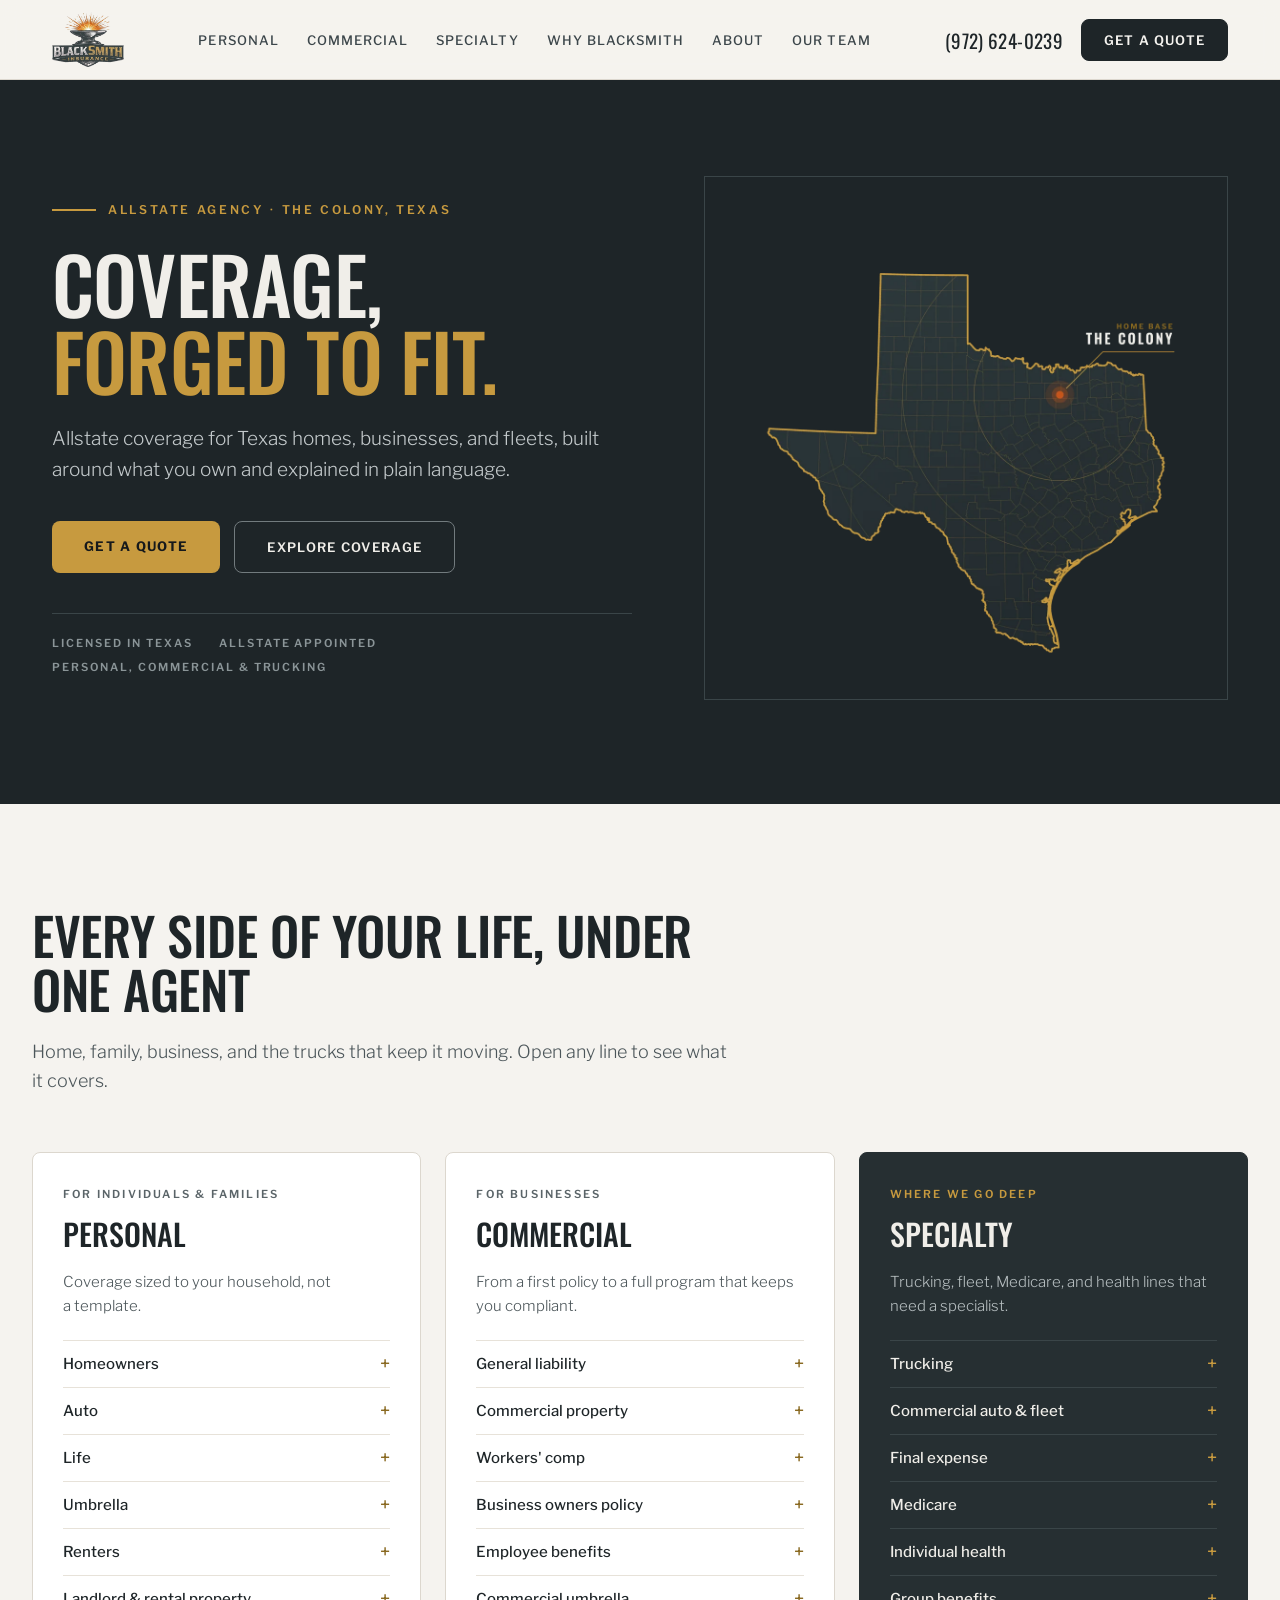
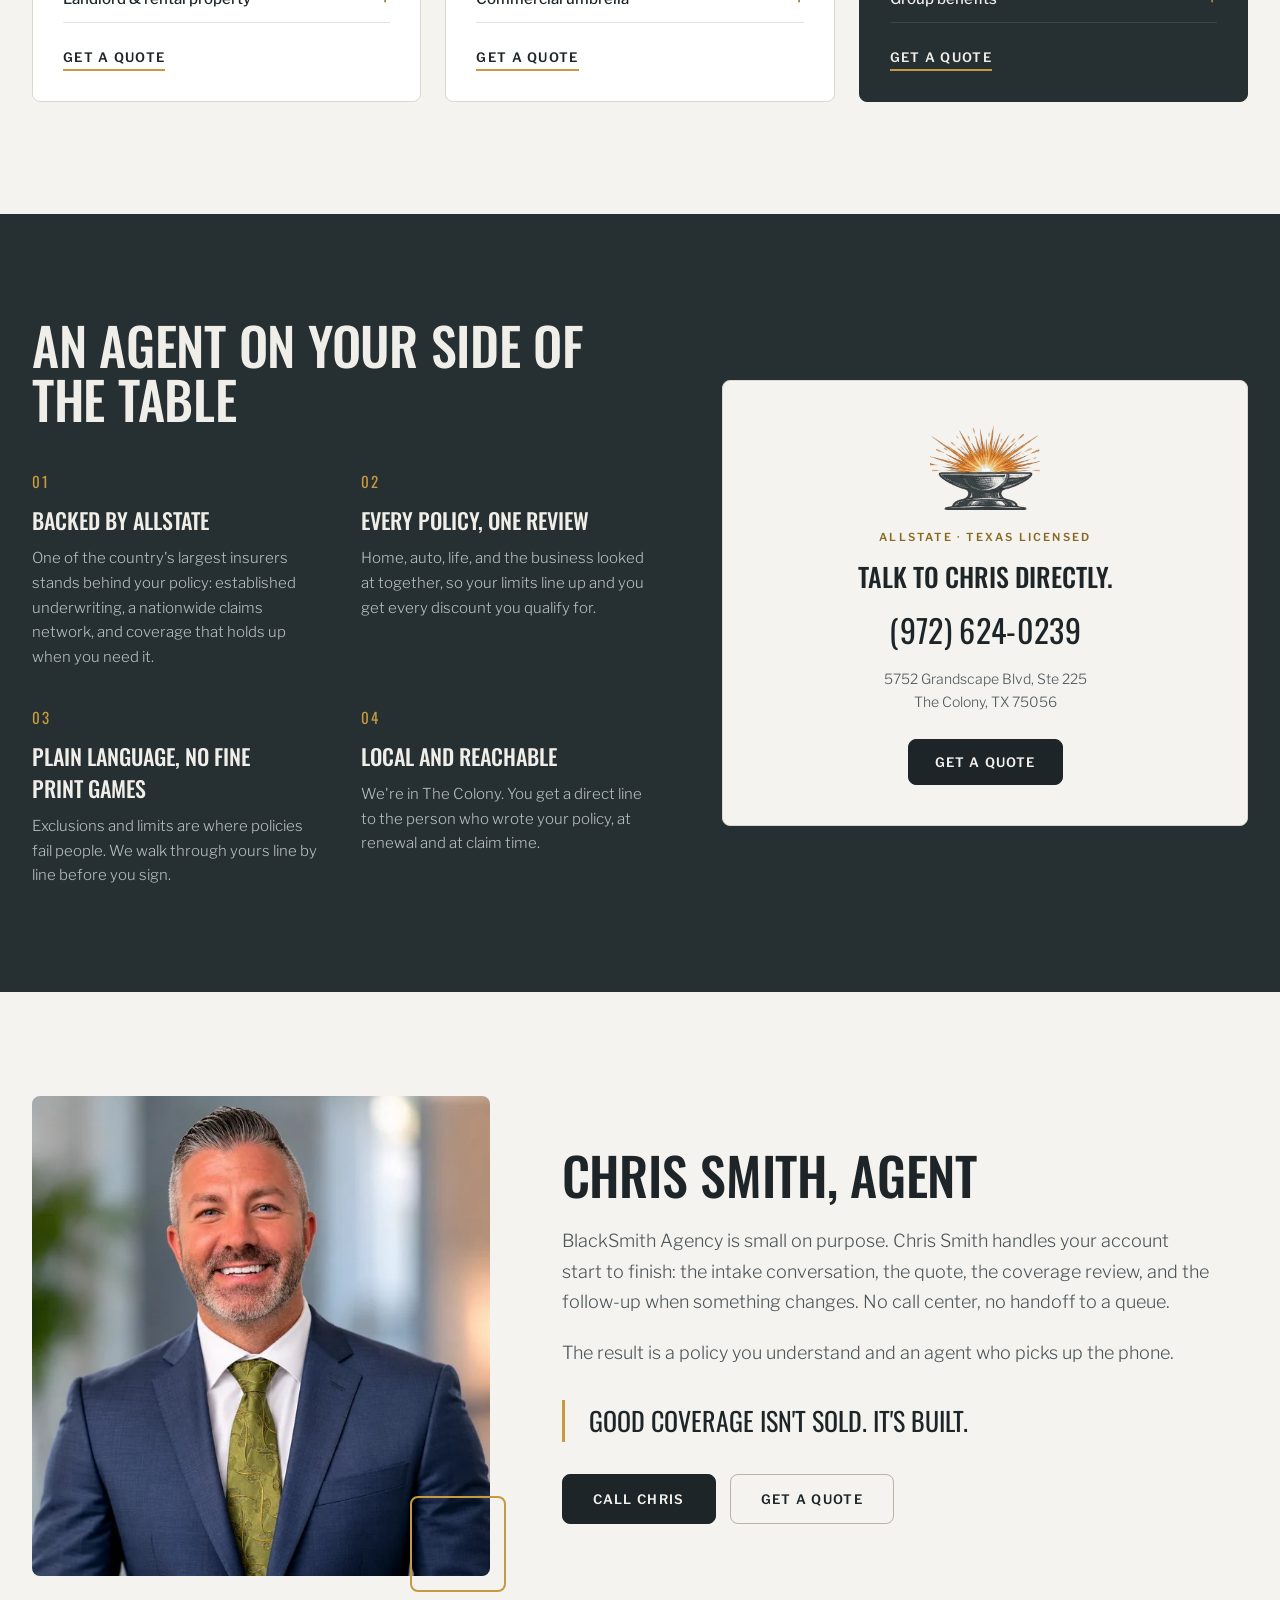
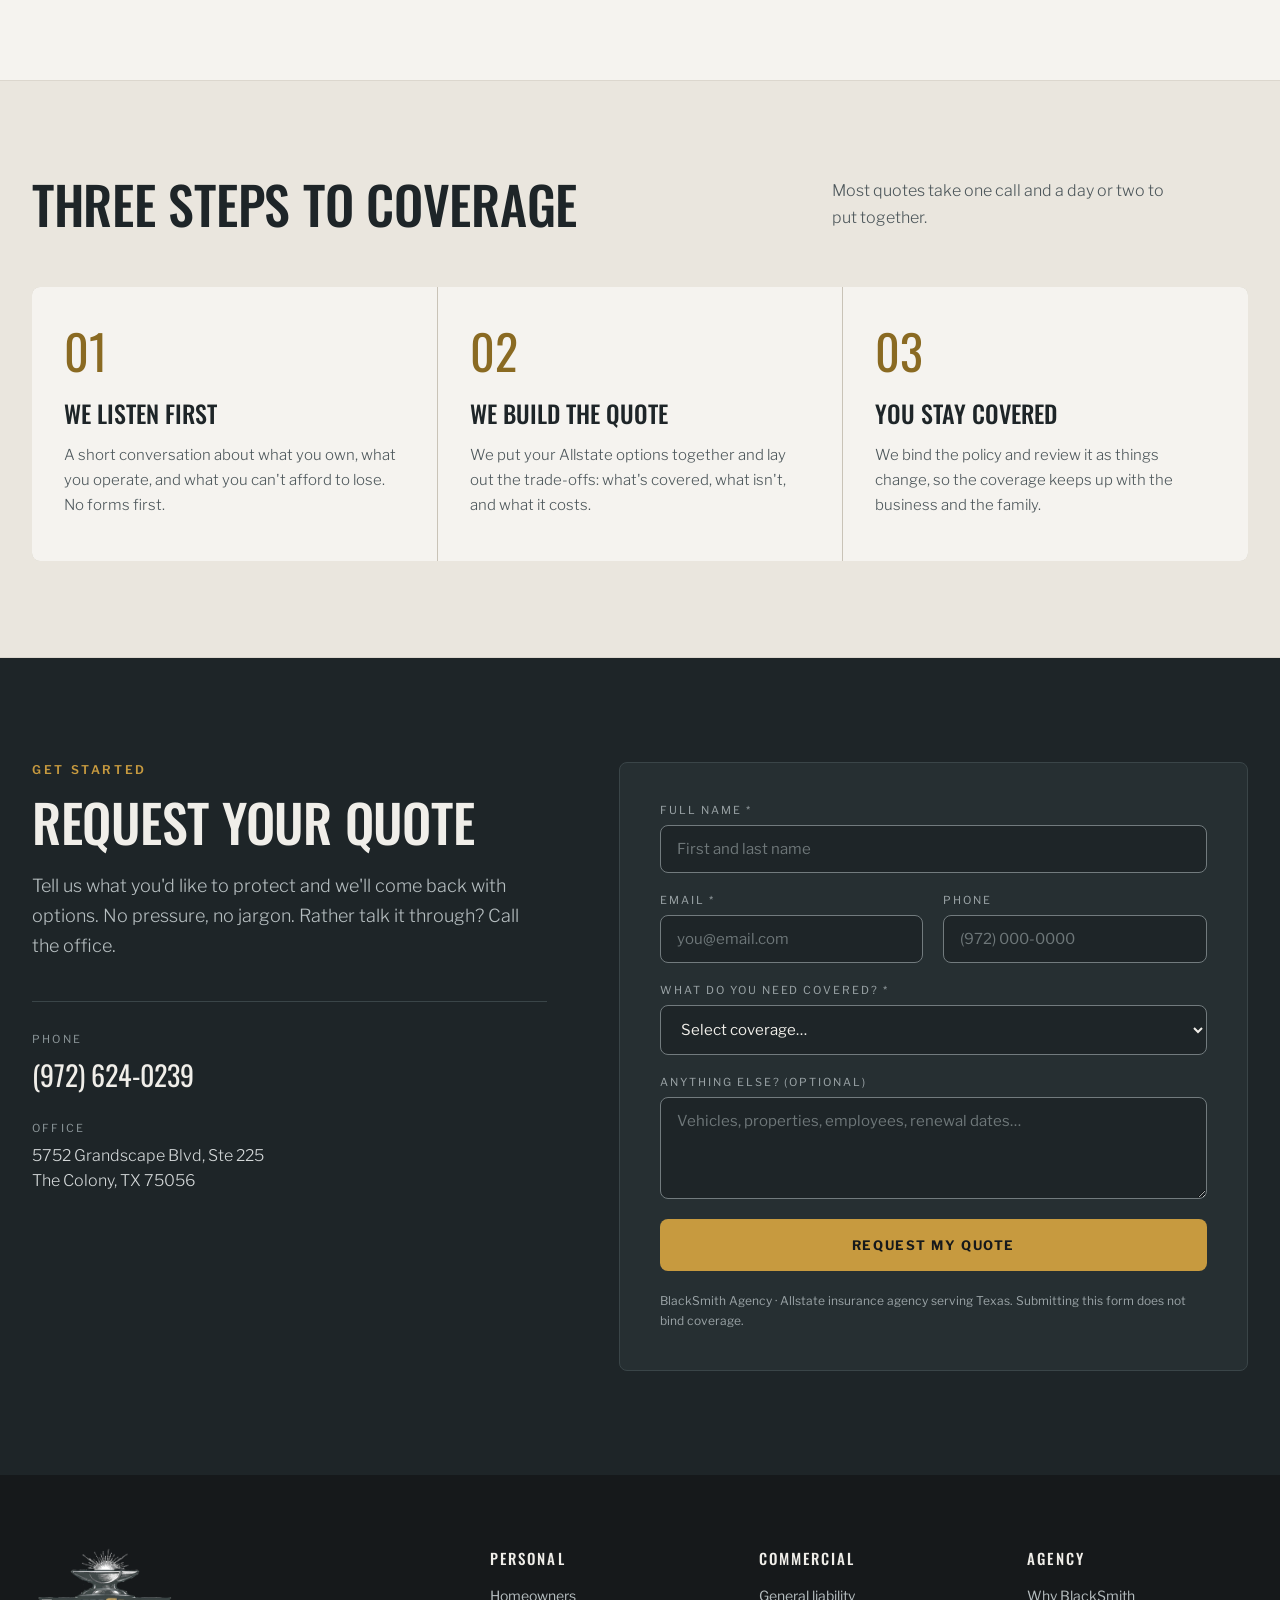
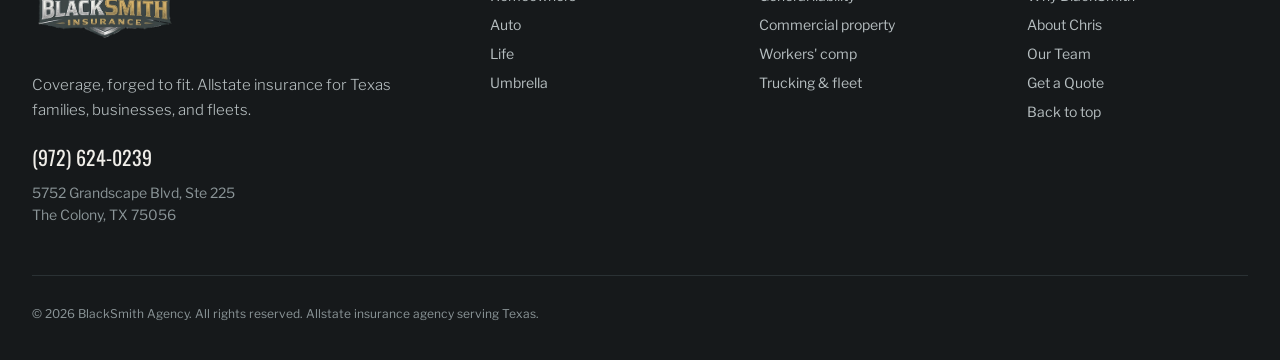
<file: index.html>
<!DOCTYPE html>
<html lang="en">
<head>
<meta charset="utf-8">
<meta name="viewport" content="width=device-width, initial-scale=1">
<title>BlackSmith Agency | Insurance in The Colony, Texas</title>
<meta name="description" content="BlackSmith Agency is an Allstate insurance agency in The Colony, Texas. Personal, commercial, and specialty coverage, including trucking, built around what you own and operate.">
<link rel="canonical" href="https://blacksmith-insurance-site.vercel.app/">

<meta property="og:type" content="website">
<meta property="og:title" content="BlackSmith Agency | Insurance in The Colony, Texas">
<meta property="og:description" content="Allstate insurance for Texas families, businesses, and fleets. One agent, one number, no scripts.">
<meta property="og:image" content="https://blacksmith-insurance-site.vercel.app/assets/og-image.jpg">
<meta property="og:url" content="https://blacksmith-insurance-site.vercel.app/">
<meta name="twitter:card" content="summary_large_image">
<meta name="theme-color" content="#1E2528">

<link rel="icon" href="/assets/favicon.png" type="image/png">
<link rel="apple-touch-icon" href="/assets/apple-touch-icon.png">

<link rel="preconnect" href="https://fonts.googleapis.com">
<link rel="preconnect" href="https://fonts.gstatic.com" crossorigin>
<link href="https://fonts.googleapis.com/css2?family=Oswald:wght@400;500;600&family=Libre+Franklin:ital,wght@0,300;0,400;0,500;0,600;1,400&display=swap" rel="stylesheet">

<link rel="stylesheet" href="/styles.css?v=20261026">
</head>
<body>

<a class="skip-link" href="#main">Skip to content</a>

<header class="site-header">
  <div class="header-inner">
    <a class="brand" href="#top" aria-label="BlackSmith Insurance home">
      <img src="/assets/blacksmith-logo.png" alt="BlackSmith Insurance" width="263" height="200">
    </a>
    <nav class="nav-links" aria-label="Primary">
      <a href="#personal">Personal</a>
      <a href="#commercial">Commercial</a>
      <a href="#specialty">Specialty</a>
      <a href="#why">Why BlackSmith</a>
      <a href="#about">About</a>
      <a href="/team">Our Team</a>
    </nav>
    <div class="header-cta">
      <a class="header-phone" href="tel:+19726240239" aria-label="Call (972) 624-0239"><span class="header-phone-num">(972)&nbsp;624-0239</span><span class="header-phone-short" aria-hidden="true">Call</span></a>
      <a class="btn-dark" href="#quote">Get a Quote</a>
    </div>
  </div>
</header>

<main id="main">

<!-- ============ HERO ============ -->
<section id="top" class="hero">
  <div class="hero-inner">
    <div class="hero-copy">
      <div class="eyebrow eyebrow-rule">
        <span class="rule"></span>
        <span>Allstate agency · The Colony, Texas</span>
      </div>
      <h1>Coverage,<br><span class="gold">forged to fit.</span></h1>
      <p class="hero-lede">
        Allstate coverage for Texas homes, businesses, and fleets, built around what you own and explained in plain language.
      </p>
      <div class="btn-row">
        <a class="btn-gold" href="#quote">Get a Quote</a>
        <a class="btn-ghost" href="#coverage">Explore Coverage</a>
      </div>
      <div class="trust-row">
        <span>Licensed in Texas</span>
        <span class="dot" aria-hidden="true"></span>
        <span>Allstate appointed</span>
        <span class="dot" aria-hidden="true"></span>
        <span>Personal, commercial &amp; trucking</span>
      </div>
    </div>
    <div class="hero-media">
      <div class="hero-frame" aria-hidden="true"></div>
      <div class="hero-photo">
        <img src="/assets/texas-hero-transparent.webp"
             alt="Map of Texas marking The Colony, north of Dallas, as BlackSmith Agency's home base"
             width="1040" height="1040" fetchpriority="high">
      </div>
    </div>
  </div>
</section>

<!-- ============ COVERAGE ============ -->
<section id="coverage" class="coverage">
  <div class="container">
    <div class="section-head">
      <h2>Every side of your life, under one agent</h2>
      <p class="section-lede">Home, family, business, and the trucks that keep it moving. Open any line to see what it covers.</p>
    </div>

    <div class="coverage-grid">

      <article id="personal" class="cov-card">
        <div class="cov-kicker">For individuals &amp; families</div>
        <h3>Personal</h3>
        <p class="cov-blurb">Coverage sized to your household, not a template.</p>
        <div class="acc">
          <details>
            <summary>Homeowners<span class="chev" aria-hidden="true">+</span></summary>
            <p>Covers your house and belongings against fire, theft, storms and hail, plus liability if someone is hurt on your property.</p>
          </details>
          <details>
            <summary>Auto<span class="chev" aria-hidden="true">+</span></summary>
            <p>Liability, collision, and comprehensive coverage for every vehicle and driver in the household.</p>
          </details>
          <details>
            <summary>Life<span class="chev" aria-hidden="true">+</span></summary>
            <p>Term and permanent life insurance that leaves the people depending on you with a financial cushion.</p>
          </details>
          <details>
            <summary>Umbrella<span class="chev" aria-hidden="true">+</span></summary>
            <p>Extra liability protection stacked above your home and auto limits for major, unexpected claims.</p>
          </details>
          <details>
            <summary>Renters<span class="chev" aria-hidden="true">+</span></summary>
            <p>Protects your belongings and adds liability coverage while you rent, without insuring the building itself.</p>
          </details>
          <details>
            <summary>Landlord &amp; rental property<span class="chev" aria-hidden="true">+</span></summary>
            <p>Covers the dwelling, liability, and lost rental income on properties you rent out.</p>
          </details>
        </div>
        <a class="cov-link" href="#quote">Get a Quote</a>
      </article>

      <article id="commercial" class="cov-card">
        <div class="cov-kicker">For businesses</div>
        <h3>Commercial</h3>
        <p class="cov-blurb">From a first policy to a full program that keeps you compliant.</p>
        <div class="acc">
          <details>
            <summary>General liability<span class="chev" aria-hidden="true">+</span></summary>
            <p>Covers third-party claims of bodily injury, property damage, and advertising harm arising from your work.</p>
          </details>
          <details>
            <summary>Commercial property<span class="chev" aria-hidden="true">+</span></summary>
            <p>Protects your building, equipment, inventory, and furnishings against fire, theft, and other covered losses.</p>
          </details>
          <details>
            <summary>Workers' comp<span class="chev" aria-hidden="true">+</span></summary>
            <p>Pays medical costs and lost wages for employees injured on the job, and shields the business from related suits.</p>
          </details>
          <details>
            <summary>Business owners policy<span class="chev" aria-hidden="true">+</span></summary>
            <p>Bundles general liability and commercial property into one cost-effective package for small and mid-size operations.</p>
          </details>
          <details>
            <summary>Employee benefits<span class="chev" aria-hidden="true">+</span></summary>
            <p>Group health, dental, vision, and ancillary lines built to help you hire and keep good people.</p>
          </details>
          <details>
            <summary>Commercial umbrella<span class="chev" aria-hidden="true">+</span></summary>
            <p>Adds a layer of liability protection above your primary commercial policies when a claim runs large.</p>
          </details>
        </div>
        <a class="cov-link" href="#quote">Get a Quote</a>
      </article>

      <article id="specialty" class="cov-card cov-card-dark">
        <div class="cov-kicker">Where we go deep</div>
        <h3>Specialty</h3>
        <p class="cov-blurb">Trucking, fleet, Medicare, and health lines that need a specialist.</p>
        <div class="acc">
          <details>
            <summary>Trucking<span class="chev" aria-hidden="true">+</span></summary>
            <p>Primary liability, cargo, physical damage, and non-trucking liability, with filings handled for motor carrier requirements.</p>
          </details>
          <details>
            <summary>Commercial auto &amp; fleet<span class="chev" aria-hidden="true">+</span></summary>
            <p>Liability and physical damage for cars, vans, and light trucks used for business, from one vehicle to a whole fleet.</p>
          </details>
          <details>
            <summary>Final expense<span class="chev" aria-hidden="true">+</span></summary>
            <p>Small whole-life policies that cover funeral and end-of-life costs so family isn't left with the bill.</p>
          </details>
          <details>
            <summary>Medicare<span class="chev" aria-hidden="true">+</span></summary>
            <p>Advantage, Supplement, and Part D plans compared side by side, with your doctors and prescriptions checked first.</p>
          </details>
          <details>
            <summary>Individual health<span class="chev" aria-hidden="true">+</span></summary>
            <p>Marketplace and private health plans for the self-employed and anyone between employer coverage.</p>
          </details>
          <details>
            <summary>Group benefits<span class="chev" aria-hidden="true">+</span></summary>
            <p>Benefit packages for teams of two and up, including enrollment support your staff can actually follow.</p>
          </details>
        </div>
        <a class="cov-link" href="#quote">Get a Quote</a>
      </article>

    </div>
  </div>
</section>

<!-- ============ WHY ============ -->
<section id="why" class="why">
  <div class="why-inner">
    <div>
      <h2 class="why-title">An agent on your side of the table</h2>
      <div class="why-grid">
        <div class="why-item">
          <div class="why-num">01</div>
          <h3>Backed by Allstate</h3>
          <p>One of the country's largest insurers stands behind your policy: established underwriting, a nationwide claims network, and coverage that holds up when you need it.</p>
        </div>
        <div class="why-item">
          <div class="why-num">02</div>
          <h3>Every policy, one review</h3>
          <p>Home, auto, life, and the business looked at together, so your limits line up and you get every discount you qualify for.</p>
        </div>
        <div class="why-item">
          <div class="why-num">03</div>
          <h3>Plain language, no fine print games</h3>
          <p>Exclusions and limits are where policies fail people. We walk through yours line by line before you sign.</p>
        </div>
        <div class="why-item">
          <div class="why-num">04</div>
          <h3>Local and reachable</h3>
          <p>We're in The Colony. You get a direct line to the person who wrote your policy, at renewal and at claim time.</p>
        </div>
      </div>
    </div>

    <!-- Placeholder for a photo (shop / truck yard / business owner).
         To swap: replace this <aside> with
         <aside class="why-media"><img src="/assets/why.jpg" alt="…"></aside> -->
    <aside class="why-card">
      <img class="why-card-mark" src="/assets/anvil-mark.png" alt="" width="340" height="261" loading="lazy">
      <div class="why-card-kicker">Allstate · Texas licensed</div>
      <p class="why-card-lead">Talk to Chris directly.</p>
      <a class="why-card-phone" href="tel:+19726240239">(972) 624-0239</a>
      <address class="why-card-addr">
        5752 Grandscape Blvd, Ste 225<br>The Colony, TX 75056
      </address>
      <a class="btn-dark why-card-btn" href="#quote">Get a Quote</a>
    </aside>
  </div>
</section>

<!-- ============ ABOUT ============ -->
<section id="about" class="about">
  <div class="about-inner">
    <div class="about-media">
      <img src="/assets/owner-headshot.jpg" alt="Chris Smith, agent" width="619" height="678" loading="lazy">
      <div class="about-accent" aria-hidden="true"></div>
    </div>
    <div>
      <h2>Chris Smith, agent</h2>
      <p class="about-copy">
        BlackSmith Agency is small on purpose. Chris Smith handles your account start to finish: the intake conversation, the quote, the coverage review, and the follow-up when something changes. No call center, no handoff to a queue.
      </p>
      <p class="about-copy">
        The result is a policy you understand and an agent who picks up the phone.
      </p>
      <blockquote>Good coverage isn't sold. It's built.</blockquote>
      <div class="btn-row">
        <a class="btn-dark btn-lg" href="tel:+19726240239">Call Chris</a>
        <a class="btn-outline" href="#quote">Get a Quote</a>
      </div>
    </div>
  </div>
</section>

<!-- ============ PROCESS ============ -->
<section class="process">
  <div class="container">
    <div class="process-head">
      <div>
        <h2>Three steps to coverage</h2>
      </div>
      <p class="process-note">Most quotes take one call and a day or two to put together.</p>
    </div>
    <div class="process-grid">
      <div class="process-cell">
        <div class="process-num">01</div>
        <h3>We listen first</h3>
        <p>A short conversation about what you own, what you operate, and what you can't afford to lose. No forms first.</p>
      </div>
      <div class="process-cell">
        <div class="process-num">02</div>
        <h3>We build the quote</h3>
        <p>We put your Allstate options together and lay out the trade-offs: what's covered, what isn't, and what it costs.</p>
      </div>
      <div class="process-cell">
        <div class="process-num">03</div>
        <h3>You stay covered</h3>
        <p>We bind the policy and review it as things change, so the coverage keeps up with the business and the family.</p>
      </div>
    </div>
  </div>
</section>

<!-- ============ QUOTE ============ -->
<section id="quote" class="quote">
  <div class="quote-inner">
    <div class="quote-intro">
      <div class="eyebrow eyebrow-gold">Get started</div>
      <h2>Request your quote</h2>
      <p class="quote-lede">Tell us what you'd like to protect and we'll come back with options. No pressure, no jargon. Rather talk it through? Call the office.</p>
      <div class="quote-contact">
        <div>
          <div class="quote-label">Phone</div>
          <a class="quote-phone" href="tel:+19726240239">(972) 624-0239</a>
        </div>
        <div>
          <div class="quote-label">Office</div>
          <address>5752 Grandscape Blvd, Ste 225<br>The Colony, TX 75056</address>
        </div>
      </div>
    </div>

    <div class="quote-panel">
      <!-- Submissions go to /api/quote (Vercel function), which creates the
           lead in AgencyZoom. See README → "Quote form → AgencyZoom". -->
      <form id="quote-form" class="quote-form" novalidate>
        <label class="field span-2">
          <span>Full name *</span>
          <input type="text" name="name" placeholder="First and last name" autocomplete="name" required>
        </label>
        <label class="field">
          <span>Email *</span>
          <input type="email" name="email" placeholder="you@email.com" autocomplete="email" required>
        </label>
        <label class="field">
          <span>Phone</span>
          <input type="tel" name="phone" placeholder="(972) 000-0000" autocomplete="tel">
        </label>
        <label class="field span-2">
          <span>What do you need covered? *</span>
          <select name="coverage" required>
            <option value="">Select coverage…</option>
            <optgroup label="Personal">
              <option value="Personal: Homeowners">Homeowners</option>
              <option value="Personal: Auto">Auto</option>
              <option value="Personal: Life">Life</option>
              <option value="Personal: Umbrella">Umbrella</option>
              <option value="Personal: Renters">Renters</option>
              <option value="Personal: Landlord &amp; rental property">Landlord &amp; rental property</option>
            </optgroup>
            <optgroup label="Commercial">
              <option value="Commercial: General liability">General liability</option>
              <option value="Commercial: Commercial property">Commercial property</option>
              <option value="Commercial: Workers' comp">Workers' comp</option>
              <option value="Commercial: Business owners policy">Business owners policy</option>
              <option value="Commercial: Employee benefits">Employee benefits</option>
              <option value="Commercial: Commercial umbrella">Commercial umbrella</option>
            </optgroup>
            <optgroup label="Specialty">
              <option value="Specialty: Trucking">Trucking</option>
              <option value="Specialty: Commercial auto &amp; fleet">Commercial auto &amp; fleet</option>
              <option value="Specialty: Final expense">Final expense</option>
              <option value="Specialty: Medicare">Medicare</option>
              <option value="Specialty: Individual health">Individual health</option>
              <option value="Specialty: Group benefits">Group benefits</option>
            </optgroup>
            <optgroup label="Other">
              <option>Several lines (bundle)</option>
              <option>Not sure yet</option>
            </optgroup>
          </select>
        </label>
        <label class="field span-2">
          <span>Anything else? (optional)</span>
          <textarea name="details" rows="4" placeholder="Vehicles, properties, employees, renewal dates…"></textarea>
        </label>
        <!-- Honeypot: invisible to people; the server drops any submission
             that fills it. -->
        <label class="field-hp" aria-hidden="true">
          <span>Leave this field empty</span>
          <input type="text" name="website" tabindex="-1" autocomplete="off">
        </label>
        <button class="btn-submit span-2" type="submit">Request My Quote</button>
        <p id="form-notice" class="form-notice span-2" role="status" hidden></p>
      </form>
      <p class="quote-fine">BlackSmith Agency · Allstate insurance agency serving Texas. Submitting this form does not bind coverage.</p>
    </div>
  </div>
</section>

</main>

<!-- ============ FOOTER ============ -->
<footer class="site-footer">
  <div class="container">
    <div class="footer-grid">
      <div>
        <img class="footer-logo" src="/assets/bsi-logo.png" alt="BlackSmith Insurance" width="375" height="250" loading="lazy">
        <p class="footer-blurb">Coverage, forged to fit. Allstate insurance for Texas families, businesses, and fleets.</p>
        <a class="footer-phone" href="tel:+19726240239">(972) 624-0239</a>
        <address class="footer-addr">5752 Grandscape Blvd, Ste 225<br>The Colony, TX 75056</address>
      </div>
      <div>
        <h2>Personal</h2>
        <div class="footer-links">
          <a href="#personal">Homeowners</a>
          <a href="#personal">Auto</a>
          <a href="#personal">Life</a>
          <a href="#personal">Umbrella</a>
        </div>
      </div>
      <div>
        <h2>Commercial</h2>
        <div class="footer-links">
          <a href="#commercial">General liability</a>
          <a href="#commercial">Commercial property</a>
          <a href="#commercial">Workers' comp</a>
          <a href="#specialty">Trucking &amp; fleet</a>
        </div>
      </div>
      <div>
        <h2>Agency</h2>
        <div class="footer-links">
          <a href="#why">Why BlackSmith</a>
          <a href="#about">About Chris</a>
          <a href="/team">Our Team</a>
          <a href="#quote">Get a Quote</a>
          <a href="#top">Back to top</a>
        </div>
      </div>
    </div>
    <p class="footer-legal">© 2026 BlackSmith Agency. All rights reserved. Allstate insurance agency serving Texas.</p>
  </div>
</footer>

<script type="application/ld+json">
{
  "@context": "https://schema.org",
  "@type": "InsuranceAgency",
  "name": "BlackSmith Agency",
  "description": "Allstate insurance agency in The Colony, Texas offering personal, commercial, and specialty coverage including trucking.",
  "telephone": "+1-972-624-0239",
  "url": "https://blacksmith-insurance-site.vercel.app/",
  "image": "https://blacksmith-insurance-site.vercel.app/assets/og-image.jpg",
  "address": {
    "@type": "PostalAddress",
    "streetAddress": "5752 Grandscape Blvd, Ste 225",
    "addressLocality": "The Colony",
    "addressRegion": "TX",
    "postalCode": "75056",
    "addressCountry": "US"
  },
  "areaServed": { "@type": "State", "name": "Texas" },
  "employee": { "@type": "Person", "name": "Chris Smith", "jobTitle": "Agent" }
}
</script>

<script>
// Submits the quote form to /api/quote, which creates the lead in AgencyZoom.
// Any failure falls back to the phone number rather than a dead end.
(function () {
  var form = document.getElementById('quote-form');
  var notice = document.getElementById('form-notice');
  if (!form || !notice) return;
  var button = form.querySelector('.btn-submit');
  var FALLBACK = 'Something went wrong sending your request. Please call (972) 624-0239 and we’ll take care of you.';
  var NOT_CONFIGURED = 'Online quote requests are coming soon. For now, please call (972) 624-0239 and we’ll take care of you.';

  form.addEventListener('submit', function (e) {
    e.preventDefault();
    if (!form.reportValidity()) return;

    var payload = {};
    new FormData(form).forEach(function (value, key) { payload[key] = value; });

    button.disabled = true;
    button.textContent = 'Sending…';
    notice.hidden = true;

    // Only messages the server chose for the visitor are shown; network and
    // parse errors (whose text is browser jargon) fall back to the phone number.
    fetch('/api/quote', {
      method: 'POST',
      headers: { 'Content-Type': 'application/json' },
      body: JSON.stringify(payload)
    })
      .then(function (res) {
        return res.json().catch(function () { return {}; }).then(function (body) {
          if (res.ok && body.ok) return null;
          if (body.code === 'not_configured') return NOT_CONFIGURED;
          return res.status === 400 && body.error ? body.error : FALLBACK;
        });
      }, function () { return FALLBACK; })
      .then(function (problem) {
        if (!problem) {
          form.reset();
          notice.textContent = 'Thanks, your request is in. We’ll be in touch shortly to talk through your options.';
        } else {
          notice.textContent = problem;
        }
        notice.hidden = false;
        button.disabled = false;
        button.textContent = 'Request My Quote';
      });
  });
})();
</script>

</body>
</html>
</file>
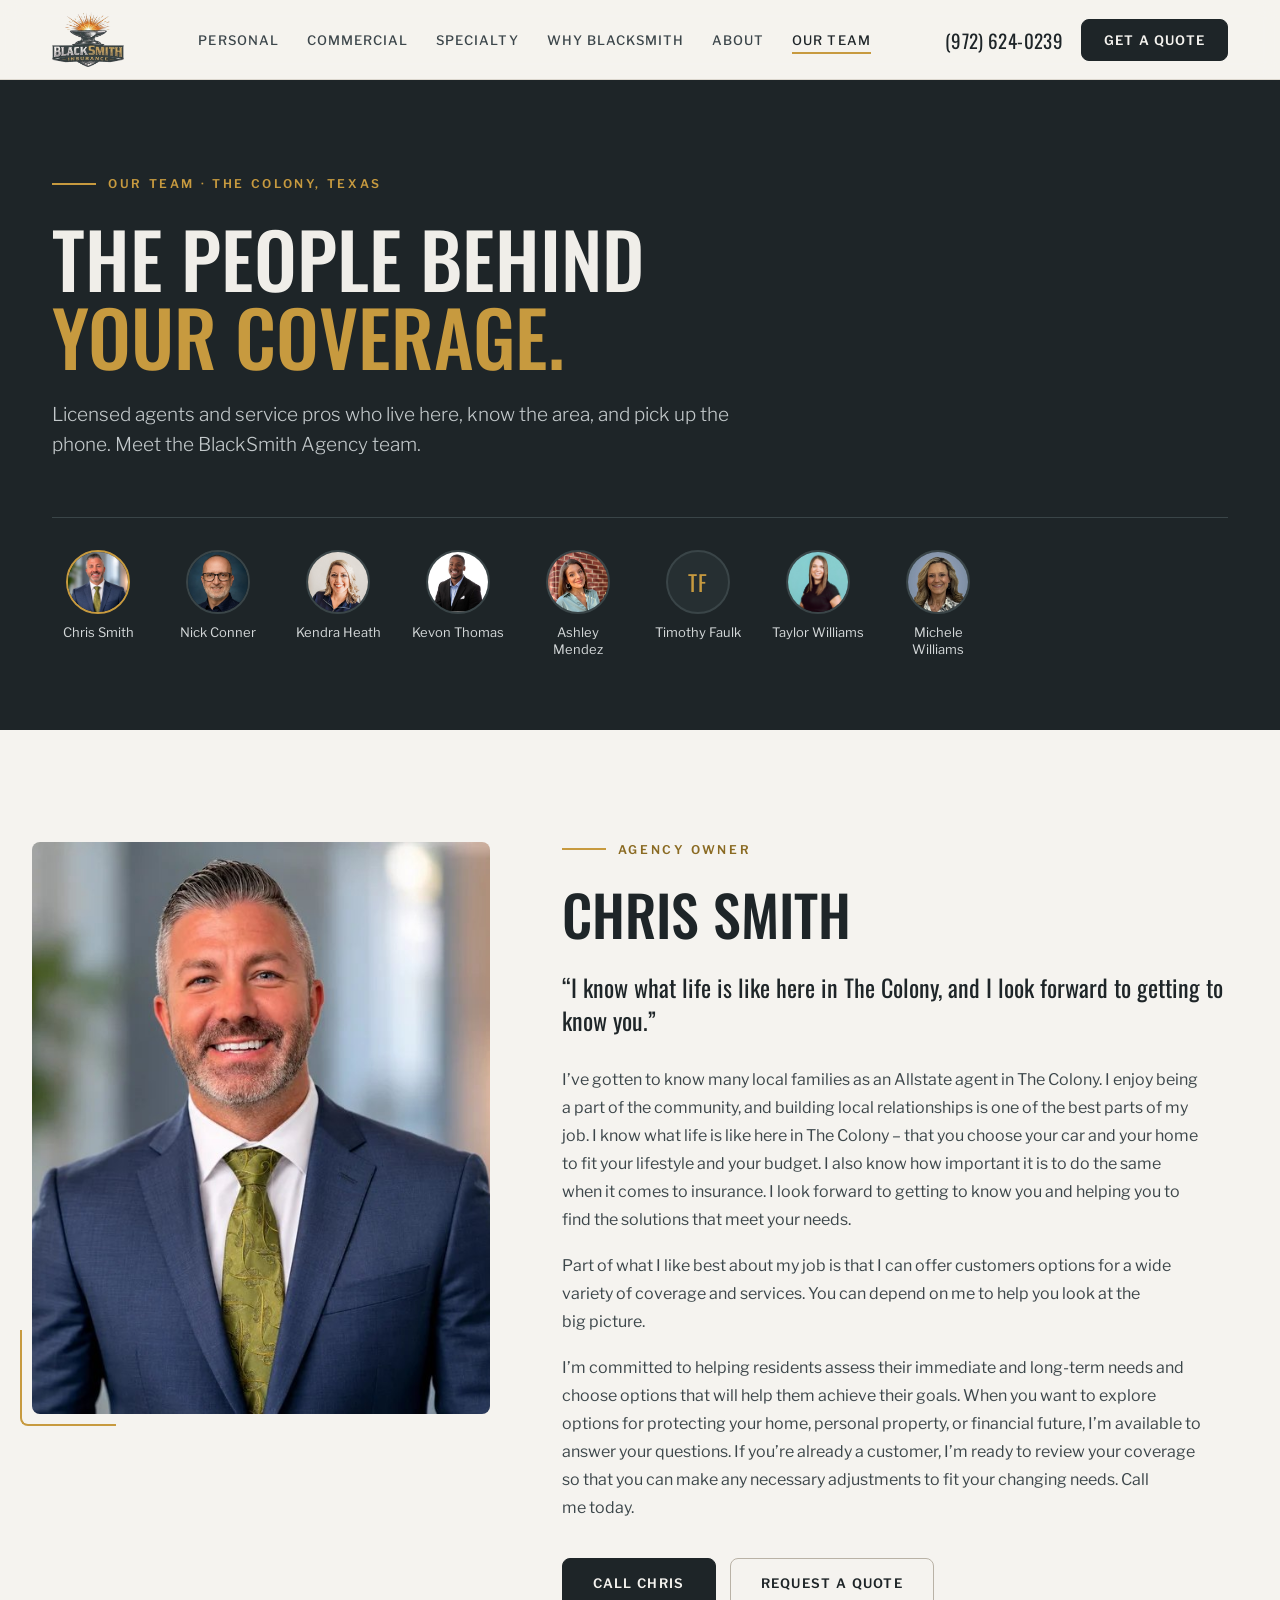
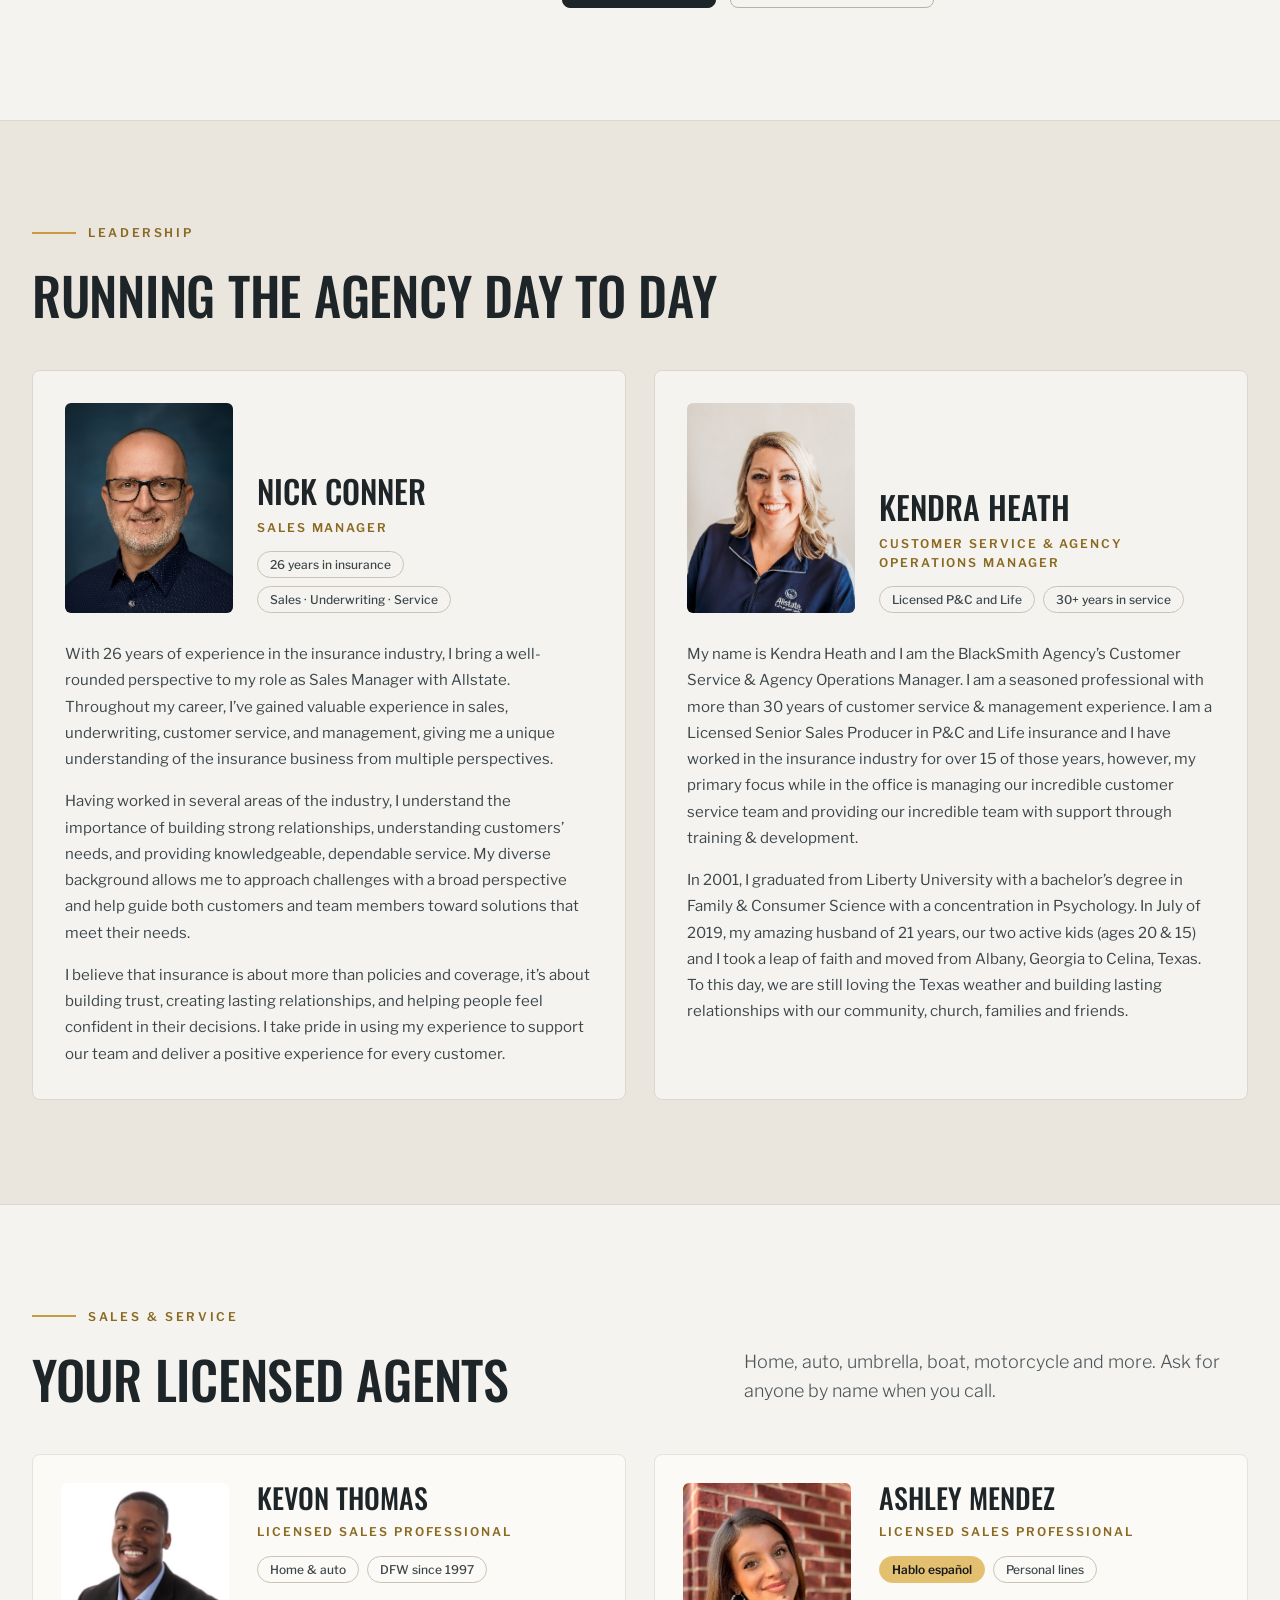
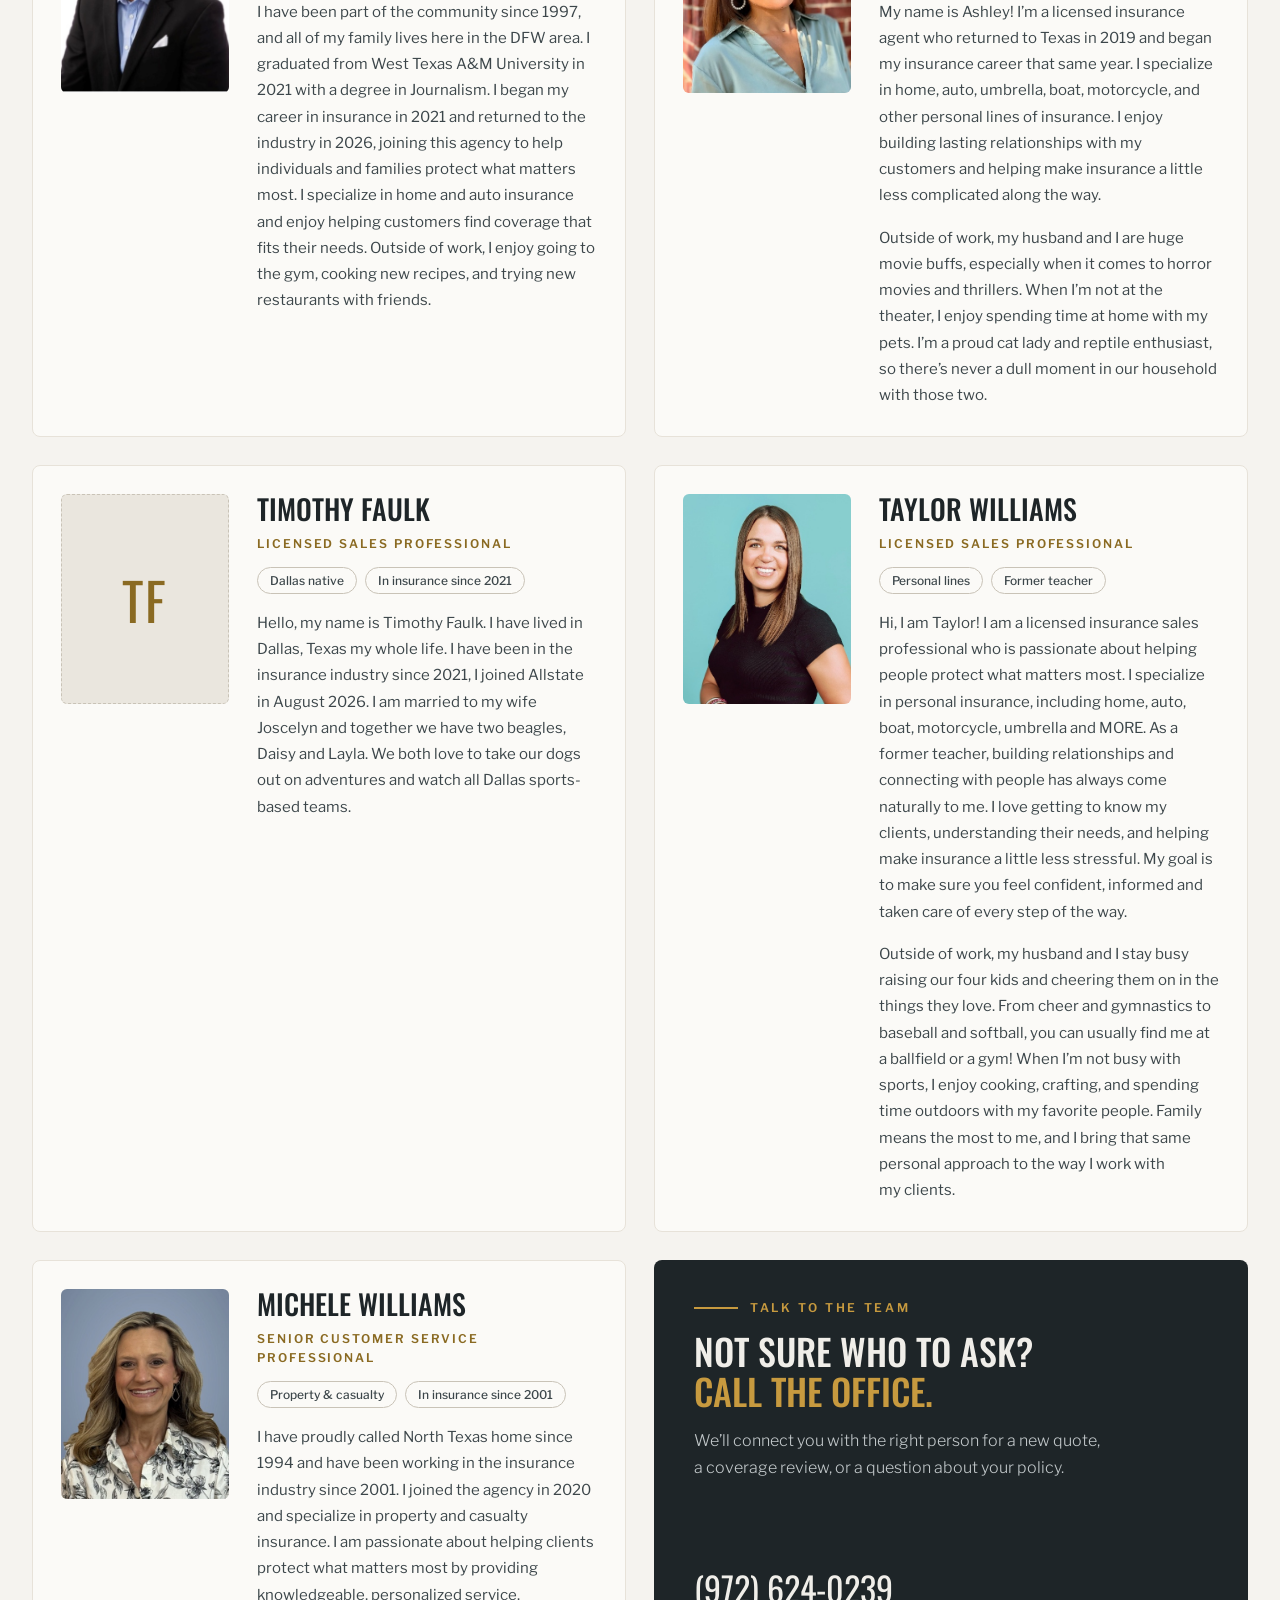
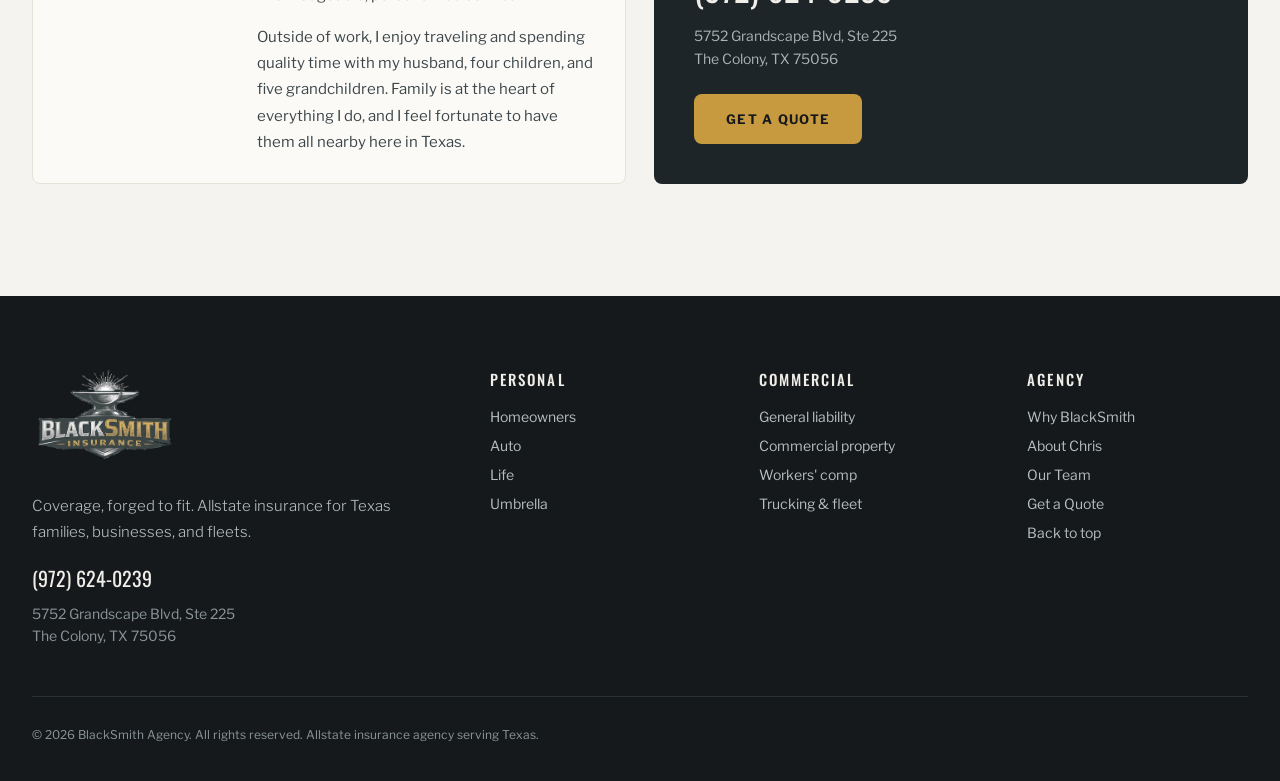
<file: team.html>
<!DOCTYPE html>
<html lang="en">
<head>
<meta charset="utf-8">
<meta name="viewport" content="width=device-width, initial-scale=1">
<title>Our Team | BlackSmith Agency, The Colony, Texas</title>
<meta name="description" content="Meet the BlackSmith Agency team: Allstate agent Chris Smith and the licensed sales and service professionals serving The Colony and North Texas, including bilingual service in Spanish.">
<link rel="canonical" href="https://blacksmith-insurance-site.vercel.app/team">

<meta property="og:type" content="website">
<meta property="og:title" content="Our Team | BlackSmith Agency">
<meta property="og:description" content="The licensed agents and service pros behind your coverage in The Colony, Texas.">
<meta property="og:image" content="https://blacksmith-insurance-site.vercel.app/assets/og-image.jpg">
<meta property="og:url" content="https://blacksmith-insurance-site.vercel.app/team">
<meta name="twitter:card" content="summary_large_image">
<meta name="theme-color" content="#1E2528">

<link rel="icon" href="/assets/favicon.png" type="image/png">
<link rel="apple-touch-icon" href="/assets/apple-touch-icon.png">

<link rel="preconnect" href="https://fonts.googleapis.com">
<link rel="preconnect" href="https://fonts.gstatic.com" crossorigin>
<link href="https://fonts.googleapis.com/css2?family=Oswald:wght@400;500;600&family=Libre+Franklin:ital,wght@0,300;0,400;0,500;0,600;1,400&display=swap" rel="stylesheet">

<link rel="stylesheet" href="/styles.css?v=20261026">
</head>
<body>

<a class="skip-link" href="#main">Skip to content</a>

<header class="site-header">
  <div class="header-inner">
    <a class="brand" href="/" aria-label="BlackSmith Insurance home">
      <img src="/assets/blacksmith-logo.png" alt="BlackSmith Insurance" width="263" height="200">
    </a>
    <nav class="nav-links" aria-label="Primary">
      <a href="/#personal">Personal</a>
      <a href="/#commercial">Commercial</a>
      <a href="/#specialty">Specialty</a>
      <a href="/#why">Why BlackSmith</a>
      <a href="/#about">About</a>
      <a href="/team" aria-current="page">Our Team</a>
    </nav>
    <div class="header-cta">
      <a class="header-phone" href="tel:+19726240239" aria-label="Call (972) 624-0239"><span class="header-phone-num">(972)&nbsp;624-0239</span><span class="header-phone-short" aria-hidden="true">Call</span></a>
      <a class="btn-dark" href="/#quote">Get a Quote</a>
    </div>
  </div>
</header>

<main id="main">

<!-- ============ TEAM HERO ============ -->
<section id="top" class="team-hero">
  <div class="team-hero-inner">
    <div class="team-hero-copy">
      <div class="eyebrow eyebrow-rule">
        <span class="rule"></span>
        <span>Our team · The Colony, Texas</span>
      </div>
      <h1>The people behind<br><span class="gold">your coverage.</span></h1>
      <p class="team-hero-lede">Licensed agents and service pros who live here, know the area, and pick up the phone. Meet the BlackSmith Agency team.</p>
    </div>

    <nav class="team-roster" aria-label="Team members">
      <a href="#chris"><img src="/assets/owner-headshot.jpg" alt="" width="619" height="678" class="is-owner"><span>Chris Smith</span></a>
      <a href="#nick"><img src="/assets/team/nick-conner.jpg" alt="" width="369" height="553"><span>Nick Conner</span></a>
      <a href="#kendra"><img src="/assets/team/kendra-heath.jpg" alt="" width="401" height="486"><span>Kendra Heath</span></a>
      <a href="#kevon"><img src="/assets/team/kevon-thomas.jpg" alt="" width="441" height="439"><span>Kevon Thomas</span></a>
      <a href="#ashley"><img src="/assets/team/ashley-mendez.jpg" alt="" width="481" height="453"><span>Ashley Mendez</span></a>
      <a href="#timothy"><span class="roster-initials" aria-hidden="true">TF</span><span>Timothy Faulk</span></a>
      <a href="#taylor"><img src="/assets/team/taylor-williams.jpg" alt="" width="515" height="500"><span>Taylor Williams</span></a>
      <a href="#michele"><img src="/assets/team/michele-williams.jpg" alt="" width="416" height="520"><span>Michele Williams</span></a>
    </nav>
  </div>
</section>

<!-- ============ AGENCY OWNER ============ -->
<section id="chris" class="owner">
  <div class="owner-inner">
    <div class="owner-media">
      <img src="/assets/owner-headshot.jpg" alt="Chris Smith, agency owner" width="619" height="678">
      <div class="owner-accent" aria-hidden="true"></div>
    </div>
    <div>
      <div class="eyebrow eyebrow-rule eyebrow-on-light">
        <span class="rule"></span>
        <span>Agency owner</span>
      </div>
      <h2>Chris Smith</h2>
      <p class="owner-pull">“I know what life is like here in The Colony, and I look forward to getting to know you.”</p>
      <div class="owner-copy">
        <p>I’ve gotten to know many local families as an Allstate agent in The Colony. I enjoy being a part of the community, and building local relationships is one of the best parts of my job. I know what life is like here in The Colony – that you choose your car and your home to fit your lifestyle and your budget. I also know how important it is to do the same when it comes to insurance. I look forward to getting to know you and helping you to find the solutions that meet your needs.</p>
        <p>Part of what I like best about my job is that I can offer customers options for a wide variety of coverage and services. You can depend on me to help you look at the big picture.</p>
        <p>I’m committed to helping residents assess their immediate and long-term needs and choose options that will help them achieve their goals. When you want to explore options for protecting your home, personal property, or financial future, I’m available to answer your questions. If you’re already a customer, I’m ready to review your coverage so that you can make any necessary adjustments to fit your changing needs. Call me today.</p>
      </div>
      <div class="btn-row">
        <a class="btn-dark btn-lg" href="tel:+19726240239">Call Chris</a>
        <a class="btn-outline" href="/#quote">Request a Quote</a>
      </div>
    </div>
  </div>
</section>

<!-- ============ LEADERSHIP ============ -->
<section class="leaders">
  <div class="team-section-inner">
    <div class="section-head">
      <div class="eyebrow eyebrow-rule eyebrow-on-light">
        <span class="rule"></span>
        <span>Leadership</span>
      </div>
      <h2>Running the agency day to day</h2>
    </div>

    <div class="leader-grid">

      <article id="nick" class="leader-card">
        <div class="leader-head">
          <img class="member-photo" src="/assets/team/nick-conner.jpg" alt="Nick Conner, sales manager" width="369" height="553" loading="lazy">
          <div>
            <h3 class="member-name">Nick Conner</h3>
            <p class="member-role">Sales Manager</p>
            <ul class="member-tags">
              <li>26 years in insurance</li>
              <li>Sales · Underwriting · Service</li>
            </ul>
          </div>
        </div>
        <div class="member-bio">
          <p>With 26 years of experience in the insurance industry, I bring a well-rounded perspective to my role as Sales Manager with Allstate. Throughout my career, I’ve gained valuable experience in sales, underwriting, customer service, and management, giving me a unique understanding of the insurance business from multiple perspectives.</p>
          <p>Having worked in several areas of the industry, I understand the importance of building strong relationships, understanding customers’ needs, and providing knowledgeable, dependable service. My diverse background allows me to approach challenges with a broad perspective and help guide both customers and team members toward solutions that meet their needs.</p>
          <p>I believe that insurance is about more than policies and coverage, it’s about building trust, creating lasting relationships, and helping people feel confident in their decisions. I take pride in using my experience to support our team and deliver a positive experience for every customer.</p>
        </div>
      </article>

      <article id="kendra" class="leader-card">
        <div class="leader-head">
          <img class="member-photo" src="/assets/team/kendra-heath.jpg" alt="Kendra Heath, customer service and agency operations manager" width="401" height="486" loading="lazy">
          <div>
            <h3 class="member-name">Kendra Heath</h3>
            <p class="member-role">Customer Service &amp; Agency Operations Manager</p>
            <ul class="member-tags">
              <li>Licensed P&amp;C and Life</li>
              <li>30+ years in service</li>
            </ul>
          </div>
        </div>
        <div class="member-bio">
          <p>My name is Kendra Heath and I am the BlackSmith Agency’s Customer Service &amp; Agency Operations Manager. I am a seasoned professional with more than 30 years of customer service &amp; management experience. I am a Licensed Senior Sales Producer in P&amp;C and Life insurance and I have worked in the insurance industry for over 15 of those years, however, my primary focus while in the office is managing our incredible customer service team and providing our incredible team with support through training &amp; development.</p>
          <p>In 2001, I graduated from Liberty University with a bachelor’s degree in Family &amp; Consumer Science with a concentration in Psychology. In July of 2019, my amazing husband of 21 years, our two active kids (ages 20 &amp; 15) and I took a leap of faith and moved from Albany, Georgia to Celina, Texas. To this day, we are still loving the Texas weather and building lasting relationships with our community, church, families and friends.</p>
        </div>
      </article>

    </div>
  </div>
</section>

<!-- ============ LICENSED TEAM ============ -->
<section class="agents">
  <div class="team-section-inner">
    <div class="agents-head">
      <div class="section-head">
        <div class="eyebrow eyebrow-rule eyebrow-on-light">
          <span class="rule"></span>
          <span>Sales &amp; service</span>
        </div>
        <h2>Your licensed agents</h2>
      </div>
      <p class="section-lede">Home, auto, umbrella, boat, motorcycle and more. Ask for anyone by name when you call.</p>
    </div>

    <div class="agent-grid">

      <article id="kevon" class="agent-card">
        <img class="member-photo" src="/assets/team/kevon-thomas.jpg" alt="Kevon Thomas" width="441" height="439" loading="lazy">
        <div>
          <h3 class="member-name">Kevon Thomas</h3>
          <p class="member-role">Licensed Sales Professional</p>
          <ul class="member-tags">
            <li>Home &amp; auto</li>
            <li>DFW since 1997</li>
          </ul>
          <div class="member-bio">
            <p>I have been part of the community since 1997, and all of my family lives here in the DFW area. I graduated from West Texas A&amp;M University in 2021 with a degree in Journalism. I began my career in insurance in 2021 and returned to the industry in 2026, joining this agency to help individuals and families protect what matters most. I specialize in home and auto insurance and enjoy helping customers find coverage that fits their needs. Outside of work, I enjoy going to the gym, cooking new recipes, and trying new restaurants with friends.</p>
          </div>
        </div>
      </article>

      <article id="ashley" class="agent-card">
        <img class="member-photo" src="/assets/team/ashley-mendez.jpg" alt="Ashley Mendez" width="481" height="453" loading="lazy" style="object-position: 40% top;">
        <div>
          <h3 class="member-name">Ashley Mendez</h3>
          <p class="member-role">Licensed Sales Professional</p>
          <ul class="member-tags">
            <li class="tag-gold" lang="es">Hablo español</li>
            <li>Personal lines</li>
          </ul>
          <div class="member-bio">
            <p>My name is Ashley! I’m a licensed insurance agent who returned to Texas in 2019 and began my insurance career that same year. I specialize in home, auto, umbrella, boat, motorcycle, and other personal lines of insurance. I enjoy building lasting relationships with my customers and helping make insurance a little less complicated along the way.</p>
            <p>Outside of work, my husband and I are huge movie buffs, especially when it comes to horror movies and thrillers. When I’m not at the theater, I enjoy spending time at home with my pets. I’m a proud cat lady and reptile enthusiast, so there’s never a dull moment in our household with those two.</p>
          </div>
        </div>
      </article>

      <article id="timothy" class="agent-card">
        <!-- No headshot yet: swap this block for an <img class="member-photo"> when one arrives. -->
        <div class="member-photo member-photo-placeholder" role="img" aria-label="Photo of Timothy Faulk coming soon">
          <span aria-hidden="true">TF</span>
        </div>
        <div>
          <h3 class="member-name">Timothy Faulk</h3>
          <p class="member-role">Licensed Sales Professional</p>
          <ul class="member-tags">
            <li>Dallas native</li>
            <li>In insurance since 2021</li>
          </ul>
          <div class="member-bio">
            <p>Hello, my name is Timothy Faulk. I have lived in Dallas, Texas my whole life. I have been in the insurance industry since 2021, I joined Allstate in August 2026. I am married to my wife Joscelyn and together we have two beagles, Daisy and Layla. We both love to take our dogs out on adventures and watch all Dallas sports-based teams.</p>
          </div>
        </div>
      </article>

      <article id="taylor" class="agent-card">
        <img class="member-photo" src="/assets/team/taylor-williams.jpg" alt="Taylor Williams" width="515" height="500" loading="lazy">
        <div>
          <h3 class="member-name">Taylor Williams</h3>
          <p class="member-role">Licensed Sales Professional</p>
          <ul class="member-tags">
            <li>Personal lines</li>
            <li>Former teacher</li>
          </ul>
          <div class="member-bio">
            <p>Hi, I am Taylor! I am a licensed insurance sales professional who is passionate about helping people protect what matters most. I specialize in personal insurance, including home, auto, boat, motorcycle, umbrella and MORE. As a former teacher, building relationships and connecting with people has always come naturally to me. I love getting to know my clients, understanding their needs, and helping make insurance a little less stressful. My goal is to make sure you feel confident, informed and taken care of every step of the way.</p>
            <p>Outside of work, my husband and I stay busy raising our four kids and cheering them on in the things they love. From cheer and gymnastics to baseball and softball, you can usually find me at a ballfield or a gym! When I’m not busy with sports, I enjoy cooking, crafting, and spending time outdoors with my favorite people. Family means the most to me, and I bring that same personal approach to the way I work with my clients.</p>
          </div>
        </div>
      </article>

      <article id="michele" class="agent-card">
        <img class="member-photo" src="/assets/team/michele-williams.jpg" alt="Michele Williams" width="416" height="520" loading="lazy">
        <div>
          <h3 class="member-name">Michele Williams</h3>
          <p class="member-role">Senior Customer Service Professional</p>
          <ul class="member-tags">
            <li>Property &amp; casualty</li>
            <li>In insurance since 2001</li>
          </ul>
          <div class="member-bio">
            <p>I have proudly called North Texas home since 1994 and have been working in the insurance industry since 2001. I joined the agency in 2020 and specialize in property and casualty insurance. I am passionate about helping clients protect what matters most by providing knowledgeable, personalized service.</p>
            <p>Outside of work, I enjoy traveling and spending quality time with my husband, four children, and five grandchildren. Family is at the heart of everything I do, and I feel fortunate to have them all nearby here in Texas.</p>
          </div>
        </div>
      </article>

      <aside class="team-contact" aria-labelledby="team-contact-title">
        <div>
          <div class="eyebrow eyebrow-rule">
            <span class="rule"></span>
            <span>Talk to the team</span>
          </div>
          <h3 id="team-contact-title">Not sure who to ask?<br><span class="gold">Call the office.</span></h3>
          <p>We’ll connect you with the right person for a new quote, a coverage review, or a question about your policy.</p>
        </div>
        <div>
          <a class="team-contact-phone" href="tel:+19726240239">(972) 624-0239</a>
          <address>5752 Grandscape Blvd, Ste 225<br>The Colony, TX 75056</address>
          <a class="btn-gold" href="/#quote">Get a Quote</a>
        </div>
      </aside>

    </div>
  </div>
</section>

</main>

<!-- ============ FOOTER ============ -->
<footer class="site-footer">
  <div class="container">
    <div class="footer-grid">
      <div>
        <img class="footer-logo" src="/assets/bsi-logo.png" alt="BlackSmith Insurance" width="375" height="250" loading="lazy">
        <p class="footer-blurb">Coverage, forged to fit. Allstate insurance for Texas families, businesses, and fleets.</p>
        <a class="footer-phone" href="tel:+19726240239">(972) 624-0239</a>
        <address class="footer-addr">5752 Grandscape Blvd, Ste 225<br>The Colony, TX 75056</address>
      </div>
      <div>
        <h2>Personal</h2>
        <div class="footer-links">
          <a href="/#personal">Homeowners</a>
          <a href="/#personal">Auto</a>
          <a href="/#personal">Life</a>
          <a href="/#personal">Umbrella</a>
        </div>
      </div>
      <div>
        <h2>Commercial</h2>
        <div class="footer-links">
          <a href="/#commercial">General liability</a>
          <a href="/#commercial">Commercial property</a>
          <a href="/#commercial">Workers' comp</a>
          <a href="/#specialty">Trucking &amp; fleet</a>
        </div>
      </div>
      <div>
        <h2>Agency</h2>
        <div class="footer-links">
          <a href="/#why">Why BlackSmith</a>
          <a href="/#about">About Chris</a>
          <a href="/team" aria-current="page">Our Team</a>
          <a href="/#quote">Get a Quote</a>
          <a href="#top">Back to top</a>
        </div>
      </div>
    </div>
    <p class="footer-legal">© 2026 BlackSmith Agency. All rights reserved. Allstate insurance agency serving Texas.</p>
  </div>
</footer>

</body>
</html>
</file>
<file: styles.css>
/* ==========================================================================
   BlackSmith Agency — one-page site
   Compiled from the Claude Design prototype "BlackSmith Agency.dc.html".
   Palette and metrics mirror the prototype; media queries are additive
   (the prototype was desktop-only).
   ========================================================================== */

:root {
  --ink:        #1E2528;  /* primary dark / body text */
  --ink-2:      #262F32;  /* dark panel */
  --ink-3:      #16191B;  /* footer / text on gold */
  --bone:       #F5F3EF;  /* page background */
  --bone-2:     #F0EEE9;  /* text on dark */
  --bone-3:     #EAE6DE;  /* process band */

  --gold:       #C79A3F;
  --gold-lt:    #E3C070;
  --gold-dk:    #8A6A22;  /* links on light */
  --rust:       #B04A17;  /* link hover on light: 4.9:1 on bone */

  --line:       #DCD7CE;
  --line-2:     #E7E2D9;
  --line-3:     #C9C3B7;
  --line-dk:    #3A4548;
  --line-dk-2:  #727B7E;  /* input borders: 3:1 against panel and field */
  --line-dk-3:  #2A3134;

  --muted:      #4C565A;
  --muted-2:    #5A6468;
  --muted-3:    #3C464A;
  --slate:      #8B9598;
  --steel:      #727B7E;  /* ghost button border: 3:1 on ink */

  --on-dark:    #B6BEC0;
  --on-dark-2:  #AAB3B6;
  --on-dark-3:  #C3C9CB;
  --on-dark-4:  #D5D9DA;

  --display: Oswald, "Arial Narrow", system-ui, sans-serif;
  --body: "Libre Franklin", system-ui, -apple-system, sans-serif;

  --shell: 1240px;
  --gutter: 32px;
  --radius: 8px;

  /* Sticky header height is derived from these, so anchor jumps can clear it. */
  --logo-h: 55px;
  --header-pad: 12px;
  --header-h: calc(var(--logo-h) + 2 * var(--header-pad) + 1px);
}

* { box-sizing: border-box; }

html { scroll-behavior: smooth; scroll-padding-top: var(--header-h); }

body {
  margin: 0;
  background: var(--bone);
  color: var(--ink);
  font-family: var(--body);
  -webkit-font-smoothing: antialiased;
  text-wrap: pretty;
}

a { color: var(--gold-dk); text-decoration: none; }
a:hover { color: var(--rust); }

img { max-width: 100%; }

h1, h2, h3, h4 { font-family: var(--display); font-weight: 500; text-transform: uppercase; }

input, select, textarea, button { font-family: inherit; }

address { font-style: normal; }

:focus-visible {
  outline: 2px solid var(--gold);
  outline-offset: 3px;
  border-radius: 2px;
}

.skip-link {
  position: absolute;
  left: -9999px;
  top: 0;
  z-index: 100;
  background: var(--ink);
  color: var(--bone);
  padding: 12px 20px;
  font-size: 13px;
  letter-spacing: 0.09em;
  text-transform: uppercase;
  font-weight: 600;
}
.skip-link:focus { left: 8px; top: 8px; color: var(--bone); }

.container {
  max-width: var(--shell);
  margin: 0 auto;
}

/* ---------- shared bits ---------- */

.eyebrow {
  font-size: 12px;
  letter-spacing: 0.22em;
  text-transform: uppercase;
  font-weight: 600;
  margin-bottom: 18px;
}
.eyebrow-gold { color: var(--gold); }
.eyebrow-rule {
  display: flex;
  align-items: center;
  gap: 12px;
  color: var(--gold);
  margin-bottom: 28px;
}
.eyebrow-rule .rule {
  width: 44px;
  height: 2px;
  background: var(--gold);
  display: block;
  flex: none;
}

.gold { color: var(--gold); }

.btn-row { display: flex; flex-wrap: wrap; gap: 14px; }

.btn-dark,
.btn-gold,
.btn-ghost,
.btn-outline {
  display: inline-block;
  font-size: 13px;
  letter-spacing: 0.1em;
  text-transform: uppercase;
  font-weight: 600;
  border-radius: var(--radius);
  white-space: nowrap;
  transition: background-color .18s ease, color .18s ease, border-color .18s ease;
}

.btn-dark {
  background: var(--ink);
  color: var(--bone);
  padding: 12px 22px;
  letter-spacing: 0.09em;
  border: 1px solid var(--ink);
}
.btn-dark:hover { background: var(--gold); border-color: var(--gold); color: var(--ink-3); }
.btn-dark.btn-lg { padding: 16px 30px; letter-spacing: 0.1em; }

.btn-gold {
  background: var(--gold);
  color: var(--ink-3);
  padding: 17px 32px;
  font-weight: 700;
}
.btn-gold:hover { background: var(--gold-lt); color: var(--ink-3); }

.btn-ghost {
  border: 1px solid var(--steel);
  color: var(--bone-2);
  padding: 17px 32px;
}
.btn-ghost:hover { border-color: var(--gold); color: var(--gold); }

.btn-outline {
  border: 1px solid #B9B2A6;
  color: var(--ink);
  padding: 16px 30px;
}
.btn-outline:hover { border-color: var(--ink); color: var(--ink); }

/* ---------- header ---------- */

.site-header {
  position: sticky;
  top: 0;
  z-index: 50;
  background: rgba(245, 243, 239, 0.94);
  backdrop-filter: blur(10px);
  -webkit-backdrop-filter: blur(10px);
  border-bottom: 1px solid var(--line);
}
.header-inner {
  max-width: var(--shell);
  margin: 0 auto;
  padding: var(--header-pad) var(--gutter);
  display: flex;
  align-items: center;
  gap: 32px;
}
.brand { display: flex; align-items: center; flex: none; }
.brand img { height: var(--logo-h); width: auto; display: block; }

.nav-links {
  display: flex;
  align-items: center;
  gap: 28px;
  margin-left: auto;
  font-size: 13px;
  letter-spacing: 0.08em;
  text-transform: uppercase;
  font-weight: 500;
}
.nav-links a { color: var(--muted-3); white-space: nowrap; }
.nav-links a:hover { color: var(--ink); }
.nav-links a[aria-current="page"] {
  color: var(--ink);
  box-shadow: inset 0 -2px 0 var(--gold);
  padding: 6px 0;
}

.header-cta {
  display: flex;
  align-items: center;
  gap: 18px;
  margin-left: auto;
}
.header-phone {
  font-family: var(--display);
  font-size: 19px;
  letter-spacing: 0.02em;
  color: var(--ink);
  white-space: nowrap;
}
.header-phone:hover { color: var(--rust); }
/* Short "Call" label replaces the number on narrow phones (see 560px query). */
.header-phone-short { display: none; }

/* ---------- hero ---------- */

.hero {
  background: var(--ink);
  color: var(--bone-2);
  position: relative;
  overflow: hidden;
}
.hero-inner {
  max-width: var(--shell);
  margin: 0 auto;
  padding: 96px var(--gutter) 104px;
  display: grid;
  grid-template-columns: minmax(0, 1.05fr) minmax(0, 0.95fr);
  gap: 72px;
  align-items: center;
}
.hero h1 {
  font-size: clamp(44px, 7.2vw, 78px);
  line-height: 0.98;
  letter-spacing: -0.01em;
  margin: 0 0 26px;
}
.hero-lede {
  font-size: 19px;
  line-height: 1.6;
  color: var(--on-dark-3);
  margin: 0 0 36px;
  max-width: 33em;
  font-weight: 300;
}
.btn-row + .trust-row { margin-top: 40px; }
.trust-row {
  display: flex;
  flex-wrap: wrap;
  align-items: center;
  gap: 10px 26px;
  border-top: 1px solid var(--line-dk);
  padding-top: 22px;
  font-size: 11px;
  font-weight: 600;
  letter-spacing: 0.18em;
  text-transform: uppercase;
  color: var(--slate);
}
/* The prototype separated these with dots, but the row wraps even at its own
   max width, which strands a dot at the end of a line. Spacing does the job. */
.trust-row .dot { display: none; }

/* Square frame: the Texas graphic is 1:1, and its "The Colony" callout runs to
   the artwork's right edge, so any cover-crop would clip the label. The artwork
   is transparent, so it sits straight on the hero ink and the 1px frame plus its
   14px mat are the only container — no second rectangle competing with them. */
.hero-media { position: relative; aspect-ratio: 1; }
.hero-frame { position: absolute; inset: 0; border: 1px solid var(--line-dk); }
.hero-photo { position: absolute; inset: 14px; overflow: hidden; }
.hero-photo img {
  width: 100%;
  height: 100%;
  object-fit: contain;
  display: block;
}

/* ---------- section heads ---------- */

.section-head { max-width: 720px; margin-bottom: 56px; }
.section-head h2,
.about h2,
.process h2,
.quote h2,
.why-title {
  font-size: clamp(32px, 4.6vw, 52px);
  line-height: 1.04;
  letter-spacing: -0.005em;
  margin: 0 0 20px;
}
.section-lede {
  font-size: 18px;
  line-height: 1.65;
  color: var(--muted);
  margin: 0;
  font-weight: 300;
}

/* ---------- coverage ---------- */

.coverage { padding: 104px var(--gutter) 112px; background: var(--bone); }

.coverage-grid {
  display: grid;
  grid-template-columns: repeat(3, minmax(0, 1fr));
  gap: 24px;
}
.cov-card {
  background: #FFFFFF;
  border: 1px solid var(--line);
  padding: 34px 30px 30px;
  display: flex;
  flex-direction: column;
  border-radius: var(--radius);
}
.cov-kicker {
  font-size: 11px;
  letter-spacing: 0.2em;
  text-transform: uppercase;
  color: var(--muted-2);
  font-weight: 600;
  margin-bottom: 10px;
}
.cov-card h3 {
  font-size: clamp(26px, 3vw, 30px);
  margin: 0 0 14px;
}
.cov-blurb {
  font-size: 15px;
  line-height: 1.6;
  color: var(--muted);
  margin: 0 0 22px;
  font-weight: 300;
}
.acc { display: flex; flex-direction: column; border-top: 1px solid var(--line-2); }
.acc details { border-bottom: 1px solid var(--line-2); }
.acc summary {
  display: flex;
  align-items: center;
  justify-content: space-between;
  gap: 12px;
  padding: 14px 0;
  cursor: pointer;
  font-size: 15px;
  font-weight: 500;
  list-style: none;
}
.acc summary::-webkit-details-marker { display: none; }
.acc summary::marker { content: ""; }
.acc .chev {
  color: var(--gold-dk);
  font-size: 18px;
  line-height: 1;
  transition: transform 0.2s;
  flex: none;
}
.acc details[open] .chev { transform: rotate(45deg); }
.acc details p {
  margin: 0 0 16px;
  font-size: 14px;
  line-height: 1.6;
  color: var(--muted-2);
  font-weight: 300;
}
.cov-link {
  margin-top: 26px;
  font-size: 13px;
  letter-spacing: 0.1em;
  text-transform: uppercase;
  font-weight: 600;
  color: var(--ink);
  border-bottom: 2px solid var(--gold);
  align-self: flex-start;
  padding-bottom: 4px;
}
.cov-link:hover { color: var(--rust); }

.cov-card-dark {
  background: var(--ink-2);
  border-color: var(--ink-2);
  color: var(--bone-2);
}
.cov-card-dark .cov-kicker { color: var(--gold); }
.cov-card-dark .cov-blurb { color: var(--on-dark); }
.cov-card-dark .acc { border-top-color: var(--line-dk); }
.cov-card-dark .acc details { border-bottom-color: var(--line-dk); }
.cov-card-dark .acc details p { color: var(--on-dark-2); }
.cov-card-dark .acc .chev { color: var(--gold); }
.cov-card-dark .cov-link { color: var(--bone-2); }
.cov-card-dark .cov-link:hover { color: var(--gold); }

/* ---------- why ---------- */

.why { background: var(--ink-2); color: var(--bone-2); padding: 104px var(--gutter); }
.why-inner {
  max-width: var(--shell);
  margin: 0 auto;
  display: grid;
  grid-template-columns: minmax(0, 1fr) minmax(0, 0.85fr);
  gap: 72px;
  align-items: center;
}
.why-title { margin-bottom: 44px; }
.why-grid {
  display: grid;
  grid-template-columns: repeat(2, minmax(0, 1fr));
  gap: 36px 40px;
}
.why-num {
  font-family: var(--display);
  font-size: 15px;
  color: var(--gold);
  letter-spacing: 0.14em;
  margin-bottom: 12px;
}
.why-item h3 { font-size: 22px; margin: 0 0 10px; }
.why-item p {
  font-size: 15px;
  line-height: 1.65;
  color: var(--on-dark);
  margin: 0;
  font-weight: 300;
}

/* Bone "calling card" standing in for the prototype's empty photo slot. */
.why-card {
  background: var(--bone);
  color: var(--ink);
  border-radius: var(--radius);
  padding: 44px 40px 40px;
  text-align: center;
  display: flex;
  flex-direction: column;
  align-items: center;
  border: 1px solid var(--line);
}
.why-card-mark { width: 110px; height: auto; display: block; margin-bottom: 20px; }
.why-card-kicker {
  font-size: 11px;
  letter-spacing: 0.2em;
  text-transform: uppercase;
  color: var(--gold-dk);
  font-weight: 600;
  margin-bottom: 18px;
}
.why-card-lead {
  font-family: var(--display);
  font-weight: 500;
  font-size: 26px;
  line-height: 1.15;
  text-transform: uppercase;
  margin: 0 0 14px;
}
.why-card-phone {
  font-family: var(--display);
  font-size: 32px;
  color: var(--ink);
  letter-spacing: 0.01em;
  display: block;
  margin-bottom: 14px;
}
.why-card-phone:hover { color: var(--rust); }
.why-card-addr {
  font-size: 14px;
  line-height: 1.65;
  color: var(--muted);
  font-weight: 300;
  margin-bottom: 26px;
}
.why-card-btn { padding: 14px 26px; }

/* If you later drop a real photo in, this is the class to use. */
.why-media { height: 560px; }
.why-media img {
  width: 100%; height: 100%; object-fit: cover;
  display: block; border-radius: var(--radius);
}

/* ---------- about ---------- */

.about { padding: 104px var(--gutter); background: var(--bone); }
.about-inner {
  max-width: var(--shell);
  margin: 0 auto;
  display: grid;
  grid-template-columns: minmax(0, 0.8fr) minmax(0, 1.2fr);
  gap: 72px;
  align-items: center;
}
.about-media { position: relative; }
.about-media img {
  width: 100%;
  height: 480px;
  object-fit: cover;
  object-position: 50% 22%;
  display: block;
  border-radius: var(--radius);
}
.about-accent {
  position: absolute;
  right: -16px;
  bottom: -16px;
  width: 96px;
  height: 96px;
  border: 2px solid var(--gold);
  border-radius: var(--radius);
}
.about h2 { margin-bottom: 24px; }
.about-copy {
  font-size: 18px;
  line-height: 1.7;
  color: var(--muted);
  margin: 0 0 20px;
  font-weight: 300;
  max-width: 36em;
}
.about-copy + .about-copy { margin-bottom: 32px; }
.about blockquote {
  margin: 0 0 32px;
  border-left: 3px solid var(--gold);
  padding: 4px 0 4px 24px;
  font-family: var(--display);
  font-weight: 400;
  font-size: 26px;
  line-height: 1.3;
  text-transform: uppercase;
  color: var(--ink);
}

/* ---------- process ---------- */

.process {
  padding: 96px var(--gutter);
  background: var(--bone-3);
  border-top: 1px solid var(--line);
  border-bottom: 1px solid var(--line);
}
.process-head {
  display: flex;
  align-items: flex-end;
  justify-content: space-between;
  gap: 40px;
  margin-bottom: 56px;
  flex-wrap: wrap;
}
.process-head h2 { margin-bottom: 0; }
.process-note {
  font-size: 16px;
  line-height: 1.65;
  color: var(--muted);
  margin: 0;
  max-width: 26em;
  font-weight: 300;
}
.process-grid {
  display: grid;
  grid-template-columns: repeat(3, minmax(0, 1fr));
  gap: 1px;
  background: var(--line-3);
  border-radius: var(--radius);
  overflow: hidden;
}
.process-cell { background: var(--bone); padding: 40px 32px 44px; }
.process-num {
  font-family: var(--display);
  font-size: 48px;
  color: var(--gold-dk);
  line-height: 1;
  margin-bottom: 20px;
}
.process-cell h3 { font-size: 24px; margin: 0 0 12px; }
.process-cell p {
  font-size: 15px;
  line-height: 1.65;
  color: var(--muted);
  margin: 0;
  font-weight: 300;
}

/* ---------- quote ---------- */

.quote { background: var(--ink); color: var(--bone-2); padding: 104px var(--gutter); }
.quote-inner {
  max-width: var(--shell);
  margin: 0 auto;
  display: grid;
  grid-template-columns: minmax(0, 0.9fr) minmax(0, 1.1fr);
  gap: 72px;
}
.quote h2 { margin-bottom: 22px; }
.quote-lede {
  font-size: 18px;
  line-height: 1.65;
  color: var(--on-dark);
  margin: 0 0 40px;
  font-weight: 300;
  max-width: 30em;
}
.quote-contact {
  display: flex;
  flex-direction: column;
  gap: 26px;
  border-top: 1px solid var(--line-dk);
  padding-top: 30px;
}
.quote-label {
  font-size: 11px;
  letter-spacing: 0.2em;
  text-transform: uppercase;
  color: var(--slate);
  margin-bottom: 8px;
}
.quote-phone { font-family: var(--display); font-size: 28px; color: var(--bone-2); }
.quote-phone:hover { color: var(--gold); }
.quote-contact address {
  margin: 0;
  font-size: 16px;
  line-height: 1.6;
  color: var(--on-dark-4);
  font-weight: 300;
}

.quote-panel {
  background: var(--ink-2);
  border: 1px solid var(--line-dk);
  padding: 40px;
  border-radius: var(--radius);
}
.quote-form {
  display: grid;
  grid-template-columns: repeat(2, minmax(0, 1fr));
  gap: 20px;
}
.field { display: flex; flex-direction: column; gap: 8px; }
.span-2 { grid-column: span 2; }
.field > span {
  font-size: 11px;
  letter-spacing: 0.18em;
  text-transform: uppercase;
  color: #9BA4A7;
}
.field input,
.field select,
.field textarea {
  background: var(--ink);
  border: 1px solid var(--line-dk-2);
  color: var(--bone-2);
  padding: 14px 16px;
  font-size: 15px;
  border-radius: var(--radius);
  width: 100%;
}
.field textarea { resize: vertical; }
.field input::placeholder,
.field textarea::placeholder { color: #6E7779; }
.field input:focus,
.field select:focus,
.field textarea:focus { border-color: var(--gold); outline: none; }

/* Honeypot field — off-screen for people, present for bots. Not display:none,
   which the lazier bots skip. */
.field-hp {
  position: absolute;
  width: 1px;
  height: 1px;
  overflow: hidden;
  clip-path: inset(50%);
  white-space: nowrap;
}

.btn-submit {
  background: var(--gold);
  color: var(--ink-3);
  border: none;
  padding: 18px;
  font-size: 13px;
  letter-spacing: 0.12em;
  text-transform: uppercase;
  font-weight: 700;
  cursor: pointer;
  border-radius: var(--radius);
  transition: background-color .18s ease;
}
.btn-submit:hover { background: var(--gold-lt); }
.btn-submit:disabled { opacity: 0.65; cursor: default; }

.form-notice {
  margin: 0;
  font-size: 14px;
  line-height: 1.6;
  color: var(--gold-lt);
  background: rgba(199, 154, 63, 0.1);
  border: 1px solid rgba(199, 154, 63, 0.35);
  border-radius: var(--radius);
  padding: 12px 14px;
}
.quote-fine {
  margin: 20px 0 0;
  font-size: 12px;
  line-height: 1.6;
  color: #9BA4A7;
}

/* ---------- footer ---------- */

.site-footer { background: var(--ink-3); color: var(--on-dark); padding: 72px var(--gutter) 36px; }
.footer-grid {
  display: grid;
  grid-template-columns: minmax(0, 1.3fr) repeat(3, minmax(0, 0.7fr));
  gap: 48px;
  padding-bottom: 48px;
  border-bottom: 1px solid var(--line-dk-3);
}
.footer-logo { height: 104px; width: auto; display: block; margin: 0 0 22px -4px; }
.footer-blurb {
  margin: 0 0 18px;
  font-size: 15px;
  line-height: 1.7;
  font-weight: 300;
  max-width: 24em;
}
.footer-phone {
  font-family: var(--display);
  font-size: 20px;
  color: var(--bone-2);
  display: block;
  margin-bottom: 10px;
}
.footer-phone:hover { color: var(--gold); }
.footer-addr { margin: 0; font-size: 14px; line-height: 1.6; color: var(--slate); }
.site-footer h2 {
  font-size: 15px;
  letter-spacing: 0.14em;
  color: var(--bone-2);
  margin: 0 0 18px;
}
.footer-links { display: flex; flex-direction: column; gap: 12px; font-size: 14px; }
.footer-links a { color: var(--on-dark); }
.footer-links a:hover { color: var(--gold); }
.footer-legal { margin: 28px 0 0; font-size: 12px; color: var(--slate); line-height: 1.7; }

/* ==========================================================================
   Our Team page (team.html) — from the Claude Design prototype "Blacksmith Our Team".
   ========================================================================== */

/* Gold is 2.6:1 on bone, so eyebrows on light sections use the darker gold. */
.eyebrow-on-light { color: var(--gold-dk); }

.team-hero { background: var(--ink); color: var(--bone-2); }
.team-hero-inner {
  max-width: var(--shell);
  margin: 0 auto;
  padding: 96px var(--gutter) 72px;
}
.team-hero-copy { max-width: 820px; }
.team-hero h1 {
  font-size: clamp(44px, 6.4vw, 76px);
  line-height: 1.02;
  margin: 0 0 26px;
}
.team-hero-lede {
  font-size: 19px;
  line-height: 1.6;
  color: var(--on-dark-3);
  margin: 0;
  max-width: 36em;
  font-weight: 300;
}

.team-roster {
  display: flex;
  flex-wrap: wrap;
  gap: 20px 28px;
  margin-top: 56px;
  padding-top: 32px;
  border-top: 1px solid var(--line-dk);
}
.team-roster a {
  width: 92px;
  display: flex;
  flex-direction: column;
  align-items: center;
  gap: 10px;
  color: var(--on-dark-4);
  font-size: 13px;
  line-height: 1.3;
  text-align: center;
}
.team-roster a:hover { color: var(--gold-lt); }
.team-roster img,
.roster-initials {
  width: 64px;
  height: 64px;
  border-radius: 50%;
  border: 2px solid var(--line-dk);
  box-sizing: border-box;
  display: block;
  transition: border-color .18s ease;
}
.team-roster img { object-fit: cover; object-position: center 18%; }
.team-roster img.is-owner,
.team-roster a:hover img,
.team-roster a:hover .roster-initials { border-color: var(--gold); }
.roster-initials {
  display: flex;
  align-items: center;
  justify-content: center;
  background: var(--ink-2);
  color: var(--gold);
  font-family: var(--display);
  font-size: 22px;
  letter-spacing: 0.04em;
}

/* ---------- owner ---------- */

.owner { padding: 112px var(--gutter); background: var(--bone); scroll-margin-top: var(--header-h); }
.owner-inner {
  max-width: var(--shell);
  margin: 0 auto;
  display: grid;
  grid-template-columns: minmax(0, 0.8fr) minmax(0, 1.2fr);
  gap: 72px;
  align-items: start;
}
.owner-media { position: relative; }
.owner-media img {
  width: 100%;
  height: auto;
  aspect-ratio: 4 / 5;
  object-fit: cover;
  object-position: 50% 15%;
  display: block;
  border-radius: var(--radius);
}
.owner-accent {
  position: absolute;
  left: -12px;
  bottom: -12px;
  width: 96px;
  height: 96px;
  border-left: 2px solid var(--gold);
  border-bottom: 2px solid var(--gold);
  border-bottom-left-radius: var(--radius);
}
.owner h2 { font-size: clamp(40px, 4.6vw, 56px); line-height: 1.04; margin: 0; }
.owner-pull {
  font-family: var(--display);
  font-size: 24px;
  line-height: 1.4;
  margin: 28px 0 0;
  max-width: 30em;
}
.owner-copy {
  margin: 28px 0 36px;
  max-width: 40em;
  font-size: 16px;
  line-height: 1.75;
  color: var(--muted-3);
}
.owner-copy p { margin: 0 0 18px; }
.owner-copy p:last-child { margin-bottom: 0; }

/* ---------- shared member pieces ---------- */

.team-section-inner { max-width: var(--shell); margin: 0 auto; }

.member-photo {
  width: 168px;
  height: auto;
  aspect-ratio: 4 / 5;
  object-fit: cover;
  object-position: center top;
  display: block;
  flex: none;
  border-radius: 6px;
}
.member-photo-placeholder {
  display: flex;
  align-items: center;
  justify-content: center;
  background: var(--bone-3);
  border: 1px dashed var(--line-3);
  box-sizing: border-box;
  color: var(--gold-dk);
  font-family: var(--display);
  font-size: 52px;
  letter-spacing: 0.04em;
}
.member-name { font-size: 28px; line-height: 1.05; margin: 0 0 10px; }
.member-role {
  margin: 0;
  font-size: 12px;
  line-height: 1.6;
  letter-spacing: 0.16em;
  text-transform: uppercase;
  font-weight: 600;
  color: var(--gold-dk);
}
.member-tags {
  list-style: none;
  margin: 14px 0 16px;
  padding: 0;
  display: flex;
  flex-wrap: wrap;
  gap: 8px;
}
.member-tags li {
  font-size: 12px;
  font-weight: 500;
  color: var(--muted-3);
  border: 1px solid var(--line-3);
  border-radius: 999px;
  padding: 5px 12px;
}
.member-tags .tag-gold {
  background: var(--gold-lt);
  border-color: var(--gold-lt);
  color: var(--ink-3);
  font-weight: 600;
}
.member-bio { font-size: 15px; line-height: 1.75; color: var(--muted-3); }
.member-bio p { margin: 0 0 16px; }
.member-bio p:last-child { margin-bottom: 0; }

.leader-card,
.agent-card { scroll-margin-top: calc(var(--header-h) + 24px); }

/* ---------- leadership ---------- */

.leaders {
  padding: 104px var(--gutter);
  background: var(--bone-3);
  border-top: 1px solid var(--line);
  border-bottom: 1px solid var(--line);
}
.leaders .section-head { margin-bottom: 48px; }
.leaders .section-head h2,
.agents .section-head h2 { margin: 0; }
.leader-grid {
  display: grid;
  grid-template-columns: repeat(2, minmax(0, 1fr));
  gap: 28px;
}
.leader-card {
  background: var(--bone);
  border: 1px solid var(--line);
  border-radius: var(--radius);
  padding: 32px;
}
.leader-head {
  display: flex;
  align-items: flex-end;
  gap: 24px;
  margin-bottom: 28px;
}
.leader-head .member-name { font-size: 32px; }
.leader-head .member-tags { margin-bottom: 0; }

/* ---------- licensed agents ---------- */

.agents { padding: 104px var(--gutter) 112px; background: var(--bone); }
.agents-head {
  display: flex;
  flex-wrap: wrap;
  align-items: flex-end;
  justify-content: space-between;
  gap: 20px 48px;
  margin-bottom: 48px;
}
.agents-head .section-head { margin-bottom: 0; }
.agents-head .section-lede { max-width: 28em; }
.agent-grid {
  display: grid;
  grid-template-columns: repeat(2, minmax(0, 1fr));
  gap: 28px;
}
.agent-card {
  background: #FBFAF7;
  border: 1px solid var(--line-2);
  border-radius: var(--radius);
  padding: 28px;
  display: flex;
  align-items: flex-start;
  gap: 28px;
}
.agent-card > div { min-width: 0; }

.team-contact {
  background: var(--ink);
  color: var(--bone-2);
  border-radius: var(--radius);
  padding: 40px;
  display: flex;
  flex-direction: column;
  justify-content: space-between;
  gap: 32px;
}
.team-contact .eyebrow-rule { margin-bottom: 16px; }
.team-contact h3 { font-size: 36px; line-height: 1.1; margin: 0 0 16px; }
.team-contact p {
  margin: 0;
  font-size: 16px;
  line-height: 1.7;
  font-weight: 300;
  color: var(--on-dark-3);
  max-width: 26em;
}
.team-contact-phone {
  display: block;
  font-family: var(--display);
  font-size: 34px;
  color: var(--bone-2);
  margin-bottom: 12px;
}
.team-contact-phone:hover { color: var(--gold); }
.team-contact address {
  font-size: 14px;
  line-height: 1.6;
  color: var(--on-dark-2);
  margin-bottom: 24px;
}

/* ==========================================================================
   Responsive — additive; the prototype only hid .nav-links below 900px.
   ========================================================================== */

@media (max-width: 1180px) {
  .hero-inner,
  .why-inner,
  .about-inner,
  .quote-inner,
  .owner-inner { gap: 48px; }
  .footer-grid { gap: 36px; }
}

/* The prototype dropped the nav at 900px, but with the phone number and the
   Get-a-Quote button also in the bar it runs out of room well before that.
   Six links (with Our Team) need ~1150px. */
@media (max-width: 1160px) {
  .nav-links { display: none; }
}

@media (max-width: 1024px) {
  .coverage-grid { grid-template-columns: repeat(2, minmax(0, 1fr)); }
  .cov-card-dark { grid-column: span 2; }

  /* Two cards side by side leave the bios too narrow below this. */
  .leader-grid,
  .agent-grid { grid-template-columns: minmax(0, 1fr); }
}

@media (max-width: 900px) {
  :root { --gutter: 24px; }

  .hero-inner,
  .why-inner,
  .about-inner,
  .quote-inner { grid-template-columns: minmax(0, 1fr); }

  .hero-inner { padding: 64px var(--gutter) 76px; }

  /* "Get a Quote" should land near the form, so it moves above the contact block. */
  .quote-inner { row-gap: 0; }
  .quote-intro { display: contents; }
  .quote-panel { order: 1; }
  .quote-contact { order: 2; margin-top: 48px; }
  .hero-media { max-width: 460px; }

  .coverage { padding: 76px var(--gutter) 80px; }
  .why,
  .about,
  .quote { padding: 76px var(--gutter); }
  .process { padding: 72px var(--gutter); }

  .section-head { margin-bottom: 40px; }
  .why-title { margin-bottom: 36px; }

  .about-inner { gap: 56px; }
  .about-media { max-width: 420px; }

  .why-card { max-width: 460px; }

  .team-hero-inner { padding: 64px var(--gutter); }
  .owner-inner { grid-template-columns: minmax(0, 1fr); gap: 56px; }
  .owner-media { max-width: 420px; }
  .owner,
  .leaders,
  .agents { padding: 76px var(--gutter); }

  .process-grid { grid-template-columns: minmax(0, 1fr); }

  .footer-grid { grid-template-columns: repeat(2, minmax(0, 1fr)); }
  .footer-grid > :first-child { grid-column: span 2; }
}

@media (max-width: 720px) {
  .coverage-grid { grid-template-columns: minmax(0, 1fr); }
  .cov-card-dark { grid-column: auto; }

  .why-grid { grid-template-columns: minmax(0, 1fr); gap: 28px; }

  .footer-links { gap: 2px; }
  .footer-links a { padding: 10px 0; }

  :root { --logo-h: 52px; --header-pad: 10px; }
  .header-inner { gap: 16px; }
  .header-phone { font-size: 17px; }
  .btn-dark { padding: 10px 16px; font-size: 12px; }

  .hero-lede,
  .section-lede,
  .quote-lede,
  .about-copy { font-size: 17px; }

  .quote-panel { padding: 28px 22px; }
  .quote-form { grid-template-columns: minmax(0, 1fr); }
  .span-2 { grid-column: auto; }

  .about-media img { height: 380px; }
}

@media (max-width: 560px) {
  .header-cta { gap: 10px; }
  /* No room for the full number, but tap-to-call stays one tap away. */
  .header-phone {
    font-family: var(--body);
    font-size: 12px;
    font-weight: 600;
    letter-spacing: 0.09em;
    text-transform: uppercase;
    border: 1px solid var(--ink);
    border-radius: var(--radius);
    padding: 10px 16px;
  }
  .header-phone-num { display: none; }
  .header-phone-short { display: inline; }


  .cov-card { padding: 26px 22px 24px; }
  .process-cell { padding: 32px 24px 34px; }
  .why-card { padding: 34px 24px 30px; }
  .why-card-phone { font-size: 28px; }

  .about blockquote { font-size: 22px; padding-left: 18px; }

  .team-roster { gap: 18px 12px; }
  .team-roster a { width: 76px; font-size: 12px; }
  .owner-pull { font-size: 21px; }
  .leader-card { padding: 26px 22px; }
  .leader-head,
  .agent-card { flex-direction: column; align-items: flex-start; }
  .agent-card { padding: 26px 22px; gap: 22px; }
  .team-contact { padding: 34px 24px; }
  .team-contact h3 { font-size: 30px; }
  .team-contact-phone { font-size: 28px; }
  .btn-gold, .btn-ghost { padding: 15px 24px; }

  .footer-grid { grid-template-columns: minmax(0, 1fr); gap: 32px; }
  .footer-grid > :first-child { grid-column: auto; }
  .footer-logo { height: 84px; }
}

@media (prefers-reduced-motion: reduce) {
  html { scroll-behavior: auto; }
  *, *::before, *::after {
    animation-duration: 0.01ms !important;
    transition-duration: 0.01ms !important;
  }
}

@media print {
  .site-header, .skip-link, .quote-panel { display: none; }
  body { background: #fff; }
}
</file>
